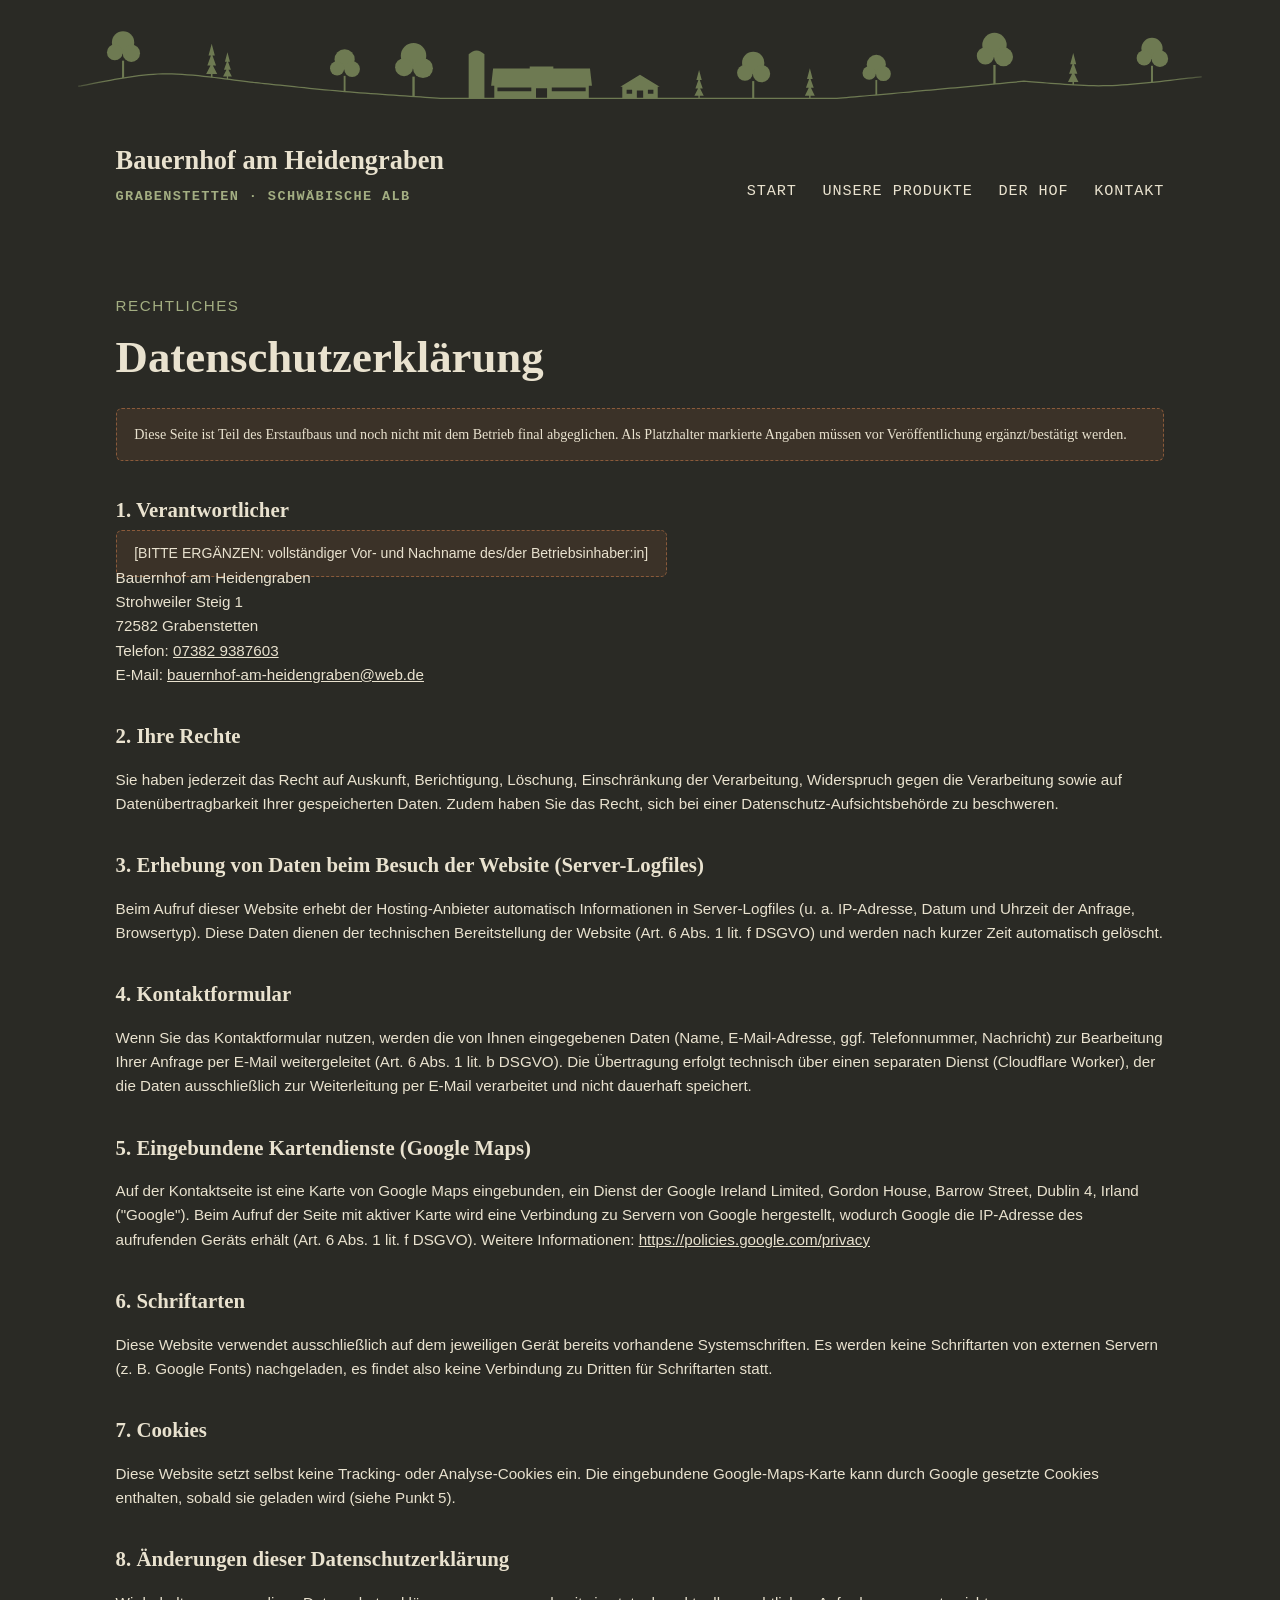
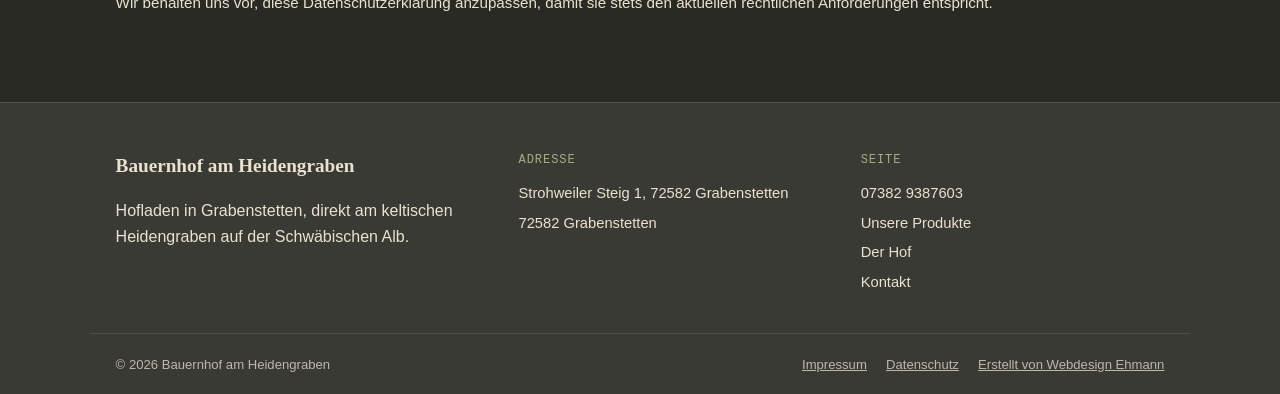
<file: datenschutz.html>
<!DOCTYPE html>
<html lang="de">
<head>
<meta charset="UTF-8">
<meta name="viewport" content="width=device-width, initial-scale=1.0">
<title>Datenschutz | Bauernhof am Heidengraben</title>
<meta name="description" content="Datenschutzerklärung des Bauernhof am Heidengraben, Grabenstetten.">
<link rel="canonical" href="https://bauernhof-am-heidengraben.de/datenschutz">
<link rel="icon" type="image/svg+xml" href="assets/images/favicon.svg">
<link rel="stylesheet" href="css/style.css">
</head>
<body>
<a class="skip-link" href="#main">Zum Inhalt springen</a>

<header>
  <div class="hof-landschaft" aria-hidden="true">
    <svg xmlns="http://www.w3.org/2000/svg" viewBox="0 0 2400 260" fill="currentColor" fill-rule="evenodd">
      <defs>
        <linearGradient id="fade" gradientUnits="userSpaceOnUse" x1="0" y1="0" x2="2400" y2="0">
          <stop offset="0" stop-color="currentColor" stop-opacity="0"></stop>
          <stop offset="0.05" stop-color="currentColor" stop-opacity="1"></stop>
          <stop offset="0.95" stop-color="currentColor" stop-opacity="1"></stop>
          <stop offset="1" stop-color="currentColor" stop-opacity="0"></stop>
        </linearGradient>
        <g id="oak">
          <rect x="-2.5" y="-42" width="5" height="54"></rect>
          <circle cx="0" cy="-86" r="27"></circle>
          <circle cx="-20" cy="-62" r="19"></circle>
          <circle cx="20" cy="-60" r="21"></circle>
        </g>
        <path id="fir" d="M-2 12 L-2 -8 L-14 -8 L-3 -30 L-11 -30 L-2 -55 L-8 -55 L0 -85 L8 -55 L2 -55 L11 -30 L3 -30 L14 -8 L2 -8 L2 12 Z"></path>
        <path id="shop" d="M-45 12 V-30 H-50 L0 -60 L50 -30 H45 V12 Z M-8 0 V-20 H8 V0 Z M20 -22 H34 V-12 H20 Z M-34 -22 H-20 V-12 H-34 Z"></path>
        <path id="barn" d="M-120 12 V-32 H-128 L-123 -76 H-30 V-81 H30 V-76 H123 L128 -32 H120 V12 Z M-14 0 V-26 H14 V0 Z M-112 -28 H-26 V-18 H-112 Z M26 -28 H112 V-18 H26 Z"></path>
        <path id="silo" d="M-20 12 V-112 Q0 -132 20 -112 V12 Z"></path>
        <clipPath id="above"><path d="M0 175 L60.0 175.0 L64.6 174.3 L70.0 173.3 L76.1 172.2 L82.8 170.9 L90.1 169.5 L97.9 168.0 L106.1 166.4 L114.8 164.7 L123.8 163.1 L133.1 161.4 L142.7 159.7 L152.4 158.1 L162.3 156.6 L172.2 155.1 L182.1 153.8 L192.0 152.6 L201.8 151.7 L211.4 150.9 L220.8 150.3 L230.0 150.0 L239.3 150.0 L249.0 150.1 L259.2 150.5 L269.8 151.1 L280.5 151.9 L291.5 152.8 L302.6 153.8 L313.7 155.0 L324.7 156.2 L335.6 157.4 L346.3 158.7 L356.7 160.0 L366.8 161.3 L376.3 162.6 L385.4 163.8 L393.8 164.9 L401.6 165.9 L408.6 166.7 L414.8 167.5 L420.0 168.0 L424.9 168.5 L430.6 169.1 L437.1 169.8 L444.2 170.5 L451.9 171.3 L460.1 172.2 L468.9 173.1 L478.1 174.1 L487.6 175.1 L497.5 176.1 L507.6 177.2 L517.9 178.2 L528.4 179.3 L538.9 180.3 L549.4 181.4 L559.8 182.4 L570.2 183.3 L580.4 184.3 L590.3 185.2 L600.0 186.0 L609.8 186.8 L620.1 187.6 L630.8 188.5 L641.9 189.3 L653.3 190.1 L664.8 190.9 L676.5 191.8 L688.2 192.6 L699.8 193.4 L711.3 194.1 L722.5 194.9 L733.4 195.6 L744.0 196.3 L754.1 197.0 L763.6 197.6 L772.5 198.2 L780.6 198.7 L788.0 199.2 L794.5 199.6 L800.0 200.0 L811.0 200.0 L823.8 200.0 L838.3 200.0 L854.4 200.0 L871.9 200.0 L890.6 200.0 L910.4 200.0 L931.2 200.0 L952.8 200.0 L975.0 200.0 L997.7 200.0 L1020.8 200.0 L1044.1 200.0 L1067.4 200.0 L1090.6 200.0 L1113.6 200.0 L1136.2 200.0 L1158.2 200.0 L1179.5 200.0 L1200.0 200.0 L1220.5 200.0 L1241.8 200.0 L1263.8 200.0 L1286.4 200.0 L1309.4 200.0 L1332.6 200.0 L1355.9 200.0 L1379.2 200.0 L1402.3 200.0 L1425.0 200.0 L1447.2 200.0 L1468.8 200.0 L1489.6 200.0 L1509.4 200.0 L1528.1 200.0 L1545.6 200.0 L1561.7 200.0 L1576.2 200.0 L1589.0 200.0 L1600.0 200.0 L1605.5 199.5 L1612.0 198.9 L1619.4 198.3 L1627.5 197.5 L1636.4 196.7 L1645.9 195.9 L1656.0 195.0 L1666.6 194.0 L1677.5 193.1 L1688.8 192.1 L1700.2 191.0 L1711.8 190.0 L1723.5 188.9 L1735.2 187.9 L1746.7 186.9 L1758.1 185.8 L1769.2 184.8 L1779.9 183.8 L1790.2 182.9 L1800.0 182.0 L1809.7 181.1 L1819.6 180.2 L1829.8 179.2 L1840.2 178.3 L1850.6 177.3 L1861.1 176.3 L1871.6 175.3 L1882.1 174.3 L1892.4 173.3 L1902.5 172.4 L1912.4 171.4 L1921.9 170.5 L1931.1 169.7 L1939.9 168.8 L1948.1 168.0 L1955.8 167.3 L1962.9 166.6 L1969.4 166.0 L1975.1 165.5 L1980.0 165.0 L1984.6 165.3 L1990.0 165.7 L1996.1 166.1 L2002.8 166.7 L2010.1 167.3 L2017.9 167.9 L2026.1 168.6 L2034.8 169.2 L2043.8 169.9 L2053.1 170.6 L2062.7 171.3 L2072.4 171.9 L2082.3 172.5 L2092.2 173.0 L2102.1 173.4 L2112.0 173.8 L2121.8 174.0 L2131.4 174.2 L2140.8 174.1 L2150.0 174.0 L2159.3 173.7 L2169.0 173.2 L2179.2 172.6 L2189.8 171.8 L2200.5 171.0 L2211.5 170.0 L2222.6 169.0 L2233.7 167.9 L2244.7 166.7 L2255.6 165.6 L2266.3 164.4 L2276.7 163.2 L2286.8 162.0 L2296.3 160.9 L2305.4 159.9 L2313.8 158.9 L2321.6 158.0 L2328.6 157.2 L2334.8 156.5 L2340.0 156.0 L2400 156 L2400 0 L0 0 Z"></path></clipPath>
      </defs>
      <g clip-path="url(#above)">
        <use href="#oak" transform="translate(150,158.5) scale(0.84,0.84)"></use>
        <use href="#fir" transform="translate(330,156.8) scale(0.8,0.8)"></use>
        <use href="#fir" transform="translate(362,160.7) scale(0.64,0.64)"></use>
        <use href="#oak" transform="translate(600,186.0) scale(0.76,0.76)"></use>
        <use href="#oak" transform="translate(740,196.0) scale(0.96,0.96)"></use>
        <use href="#silo" transform="translate(868,200.0) scale(0.8,0.8)"></use>
        <use href="#barn" transform="translate(1000,200.0) scale(0.8,0.8)"></use>
        <use href="#shop" transform="translate(1200,200.0) scale(0.8,0.8)"></use>
        <use href="#fir" transform="translate(1320,200.0) scale(0.68,0.68)"></use>
        <use href="#oak" transform="translate(1430,200.0) scale(0.84,0.84)"></use>
        <use href="#fir" transform="translate(1545,200.0) scale(0.72,0.72)"></use>
        <use href="#oak" transform="translate(1680,192.8) scale(0.72,0.72)"></use>
        <use href="#oak" transform="translate(1920,170.7) scale(0.92,0.92)"></use>
        <use href="#fir" transform="translate(2080,172.4) scale(0.76,0.76)"></use>
        <use href="#oak" transform="translate(2240,167.2) scale(0.8,0.8)"></use>
      </g>
      <path d="M60.0 175.0 L64.6 174.3 L70.0 173.3 L76.1 172.2 L82.8 170.9 L90.1 169.5 L97.9 168.0 L106.1 166.4 L114.8 164.7 L123.8 163.1 L133.1 161.4 L142.7 159.7 L152.4 158.1 L162.3 156.6 L172.2 155.1 L182.1 153.8 L192.0 152.6 L201.8 151.7 L211.4 150.9 L220.8 150.3 L230.0 150.0 L239.3 150.0 L249.0 150.1 L259.2 150.5 L269.8 151.1 L280.5 151.9 L291.5 152.8 L302.6 153.8 L313.7 155.0 L324.7 156.2 L335.6 157.4 L346.3 158.7 L356.7 160.0 L366.8 161.3 L376.3 162.6 L385.4 163.8 L393.8 164.9 L401.6 165.9 L408.6 166.7 L414.8 167.5 L420.0 168.0 L424.9 168.5 L430.6 169.1 L437.1 169.8 L444.2 170.5 L451.9 171.3 L460.1 172.2 L468.9 173.1 L478.1 174.1 L487.6 175.1 L497.5 176.1 L507.6 177.2 L517.9 178.2 L528.4 179.3 L538.9 180.3 L549.4 181.4 L559.8 182.4 L570.2 183.3 L580.4 184.3 L590.3 185.2 L600.0 186.0 L609.8 186.8 L620.1 187.6 L630.8 188.5 L641.9 189.3 L653.3 190.1 L664.8 190.9 L676.5 191.8 L688.2 192.6 L699.8 193.4 L711.3 194.1 L722.5 194.9 L733.4 195.6 L744.0 196.3 L754.1 197.0 L763.6 197.6 L772.5 198.2 L780.6 198.7 L788.0 199.2 L794.5 199.6 L800.0 200.0 L811.0 200.0 L823.8 200.0 L838.3 200.0 L854.4 200.0 L871.9 200.0 L890.6 200.0 L910.4 200.0 L931.2 200.0 L952.8 200.0 L975.0 200.0 L997.7 200.0 L1020.8 200.0 L1044.1 200.0 L1067.4 200.0 L1090.6 200.0 L1113.6 200.0 L1136.2 200.0 L1158.2 200.0 L1179.5 200.0 L1200.0 200.0 L1220.5 200.0 L1241.8 200.0 L1263.8 200.0 L1286.4 200.0 L1309.4 200.0 L1332.6 200.0 L1355.9 200.0 L1379.2 200.0 L1402.3 200.0 L1425.0 200.0 L1447.2 200.0 L1468.8 200.0 L1489.6 200.0 L1509.4 200.0 L1528.1 200.0 L1545.6 200.0 L1561.7 200.0 L1576.2 200.0 L1589.0 200.0 L1600.0 200.0 L1605.5 199.5 L1612.0 198.9 L1619.4 198.3 L1627.5 197.5 L1636.4 196.7 L1645.9 195.9 L1656.0 195.0 L1666.6 194.0 L1677.5 193.1 L1688.8 192.1 L1700.2 191.0 L1711.8 190.0 L1723.5 188.9 L1735.2 187.9 L1746.7 186.9 L1758.1 185.8 L1769.2 184.8 L1779.9 183.8 L1790.2 182.9 L1800.0 182.0 L1809.7 181.1 L1819.6 180.2 L1829.8 179.2 L1840.2 178.3 L1850.6 177.3 L1861.1 176.3 L1871.6 175.3 L1882.1 174.3 L1892.4 173.3 L1902.5 172.4 L1912.4 171.4 L1921.9 170.5 L1931.1 169.7 L1939.9 168.8 L1948.1 168.0 L1955.8 167.3 L1962.9 166.6 L1969.4 166.0 L1975.1 165.5 L1980.0 165.0 L1984.6 165.3 L1990.0 165.7 L1996.1 166.1 L2002.8 166.7 L2010.1 167.3 L2017.9 167.9 L2026.1 168.6 L2034.8 169.2 L2043.8 169.9 L2053.1 170.6 L2062.7 171.3 L2072.4 171.9 L2082.3 172.5 L2092.2 173.0 L2102.1 173.4 L2112.0 173.8 L2121.8 174.0 L2131.4 174.2 L2140.8 174.1 L2150.0 174.0 L2159.3 173.7 L2169.0 173.2 L2179.2 172.6 L2189.8 171.8 L2200.5 171.0 L2211.5 170.0 L2222.6 169.0 L2233.7 167.9 L2244.7 166.7 L2255.6 165.6 L2266.3 164.4 L2276.7 163.2 L2286.8 162.0 L2296.3 160.9 L2305.4 159.9 L2313.8 158.9 L2321.6 158.0 L2328.6 157.2 L2334.8 156.5 L2340.0 156.0" fill="none" stroke="url(#fade)" stroke-width="2.5" stroke-linejoin="round" stroke-linecap="round"></path>
    </svg>
  </div>

  <div class="wall-top">
    <div class="brandrow">
      <a class="brand" href="index.html">Bauernhof am Heidengraben<span class="label">Grabenstetten · Schwäbische Alb</span></a>
      <nav class="offset">
        <a href="index.html">Start</a>
        <a href="index.html#produkte">Unsere Produkte</a>
        <a href="index.html#hof">Der Hof</a>
        <a href="index.html#kontakt">Kontakt</a>
      </nav>
      <button class="nav-toggle" aria-label="Menü öffnen" aria-expanded="false" aria-controls="nav-overlay">
        <span class="nav-toggle__bars" aria-hidden="true"><span></span><span></span><span></span></span>
        Menü
      </button>
    </div>
  </div>
</header>

<div class="nav-overlay" id="nav-overlay">
  <div class="nav-overlay__top">
    <span class="label">Bauernhof am Heidengraben</span>
    <button class="nav-overlay__close">Schließen ✕</button>
  </div>
  <nav>
    <a href="index.html">Start</a>
    <a href="index.html#produkte">Unsere Produkte</a>
    <a href="index.html#hof">Der Hof</a>
    <a href="index.html#kontakt">Kontakt</a>
  </nav>
  <div class="nav-overlay__footer">Strohweiler Steig 1 · 72582 Grabenstetten<br><a href="tel:+4973829387603">07382 9387603</a></div>
</div>
<main id="main">
  <section class="legal">
    <p class="label" style="margin-bottom:0.8rem;">Rechtliches</p>
    <h1 class="page-title">Datenschutzerklärung</h1>

    <div class="todo" style="margin-top:1.5rem;">Diese Seite ist Teil des Erstaufbaus und noch nicht mit dem Betrieb final abgeglichen. Als Platzhalter markierte Angaben müssen vor Veröffentlichung ergänzt/bestätigt werden.</div>

    <h2>1. Verantwortlicher</h2>
    <p>
      <span class="todo">[BITTE ERGÄNZEN: vollständiger Vor- und Nachname des/der Betriebsinhaber:in]</span><br>
      Bauernhof am Heidengraben<br>
      Strohweiler Steig 1<br>
      72582 Grabenstetten<br>
      Telefon: <a href="tel:+4973829387603">07382 9387603</a><br>
      E-Mail: <a href="mailto:bauernhof-am-heidengraben@web.de">bauernhof-am-heidengraben@web.de</a>
    </p>

    <h2>2. Ihre Rechte</h2>
    <p>Sie haben jederzeit das Recht auf Auskunft, Berichtigung, Löschung, Einschränkung der Verarbeitung, Widerspruch gegen die Verarbeitung sowie auf Datenübertragbarkeit Ihrer gespeicherten Daten. Zudem haben Sie das Recht, sich bei einer Datenschutz-Aufsichtsbehörde zu beschweren.</p>

    <h2>3. Erhebung von Daten beim Besuch der Website (Server-Logfiles)</h2>
    <p>Beim Aufruf dieser Website erhebt der Hosting-Anbieter automatisch Informationen in Server-Logfiles (u. a. IP-Adresse, Datum und Uhrzeit der Anfrage, Browsertyp). Diese Daten dienen der technischen Bereitstellung der Website (Art. 6 Abs. 1 lit. f DSGVO) und werden nach kurzer Zeit automatisch gelöscht.</p>

    <h2>4. Kontaktformular</h2>
    <p>Wenn Sie das Kontaktformular nutzen, werden die von Ihnen eingegebenen Daten (Name, E-Mail-Adresse, ggf. Telefonnummer, Nachricht) zur Bearbeitung Ihrer Anfrage per E-Mail weitergeleitet (Art. 6 Abs. 1 lit. b DSGVO). Die Übertragung erfolgt technisch über einen separaten Dienst (Cloudflare Worker), der die Daten ausschließlich zur Weiterleitung per E-Mail verarbeitet und nicht dauerhaft speichert.</p>

    <h2>5. Eingebundene Kartendienste (Google Maps)</h2>
    <p>Auf der Kontaktseite ist eine Karte von Google Maps eingebunden, ein Dienst der Google Ireland Limited, Gordon House, Barrow Street, Dublin 4, Irland ("Google"). Beim Aufruf der Seite mit aktiver Karte wird eine Verbindung zu Servern von Google hergestellt, wodurch Google die IP-Adresse des aufrufenden Geräts erhält (Art. 6 Abs. 1 lit. f DSGVO). Weitere Informationen: <a href="https://policies.google.com/privacy" target="_blank" rel="noopener">https://policies.google.com/privacy</a></p>

    <h2>6. Schriftarten</h2>
    <p>Diese Website verwendet ausschließlich auf dem jeweiligen Gerät bereits vorhandene Systemschriften. Es werden keine Schriftarten von externen Servern (z. B. Google Fonts) nachgeladen, es findet also keine Verbindung zu Dritten für Schriftarten statt.</p>

    <h2>7. Cookies</h2>
    <p>Diese Website setzt selbst keine Tracking- oder Analyse-Cookies ein. Die eingebundene Google-Maps-Karte kann durch Google gesetzte Cookies enthalten, sobald sie geladen wird (siehe Punkt 5).</p>

    <h2>8. Änderungen dieser Datenschutzerklärung</h2>
    <p>Wir behalten uns vor, diese Datenschutzerklärung anzupassen, damit sie stets den aktuellen rechtlichen Anforderungen entspricht.</p>
  </section>
</main>
</main>

<footer class="site-footer">
  <div class="footer-grid">
    <div>
      <div class="footer-brand">Bauernhof am Heidengraben</div>
      <p>Hofladen in Grabenstetten, direkt am keltischen Heidengraben auf der Schwäbischen Alb.</p>
    </div>
    <div class="footer-col">
      <h2>Adresse</h2>
      <ul><li data-kontakt="strasse-ort">Strohweiler Steig 1</li><li>72582 Grabenstetten</li></ul>
    </div>
    <div class="footer-col">
      <h2>Seite</h2>
      <ul>
        <li><a href="tel:+4973829387603" data-kontakt="telefon">07382 9387603</a></li>
        <li><a href="index.html#produkte">Unsere Produkte</a></li>
        <li><a href="index.html#hof">Der Hof</a></li>
        <li><a href="index.html#kontakt">Kontakt</a></li>
      </ul>
    </div>
  </div>
  <div class="footer-bottom">
    <div>© 2026 Bauernhof am Heidengraben</div>
    <div class="links">
      <a href="impressum.html">Impressum</a>
      <a href="datenschutz.html">Datenschutz</a>
      <a href="https://www.webdesign-ehmann.de" target="_blank" rel="noopener" class="footer-credit">Erstellt von Webdesign Ehmann</a>
    </div>
  </div>
</footer>

<script src="js/cms-content.js"></script>
<script src="js/main.js"></script>
</body>
</html>
</file>
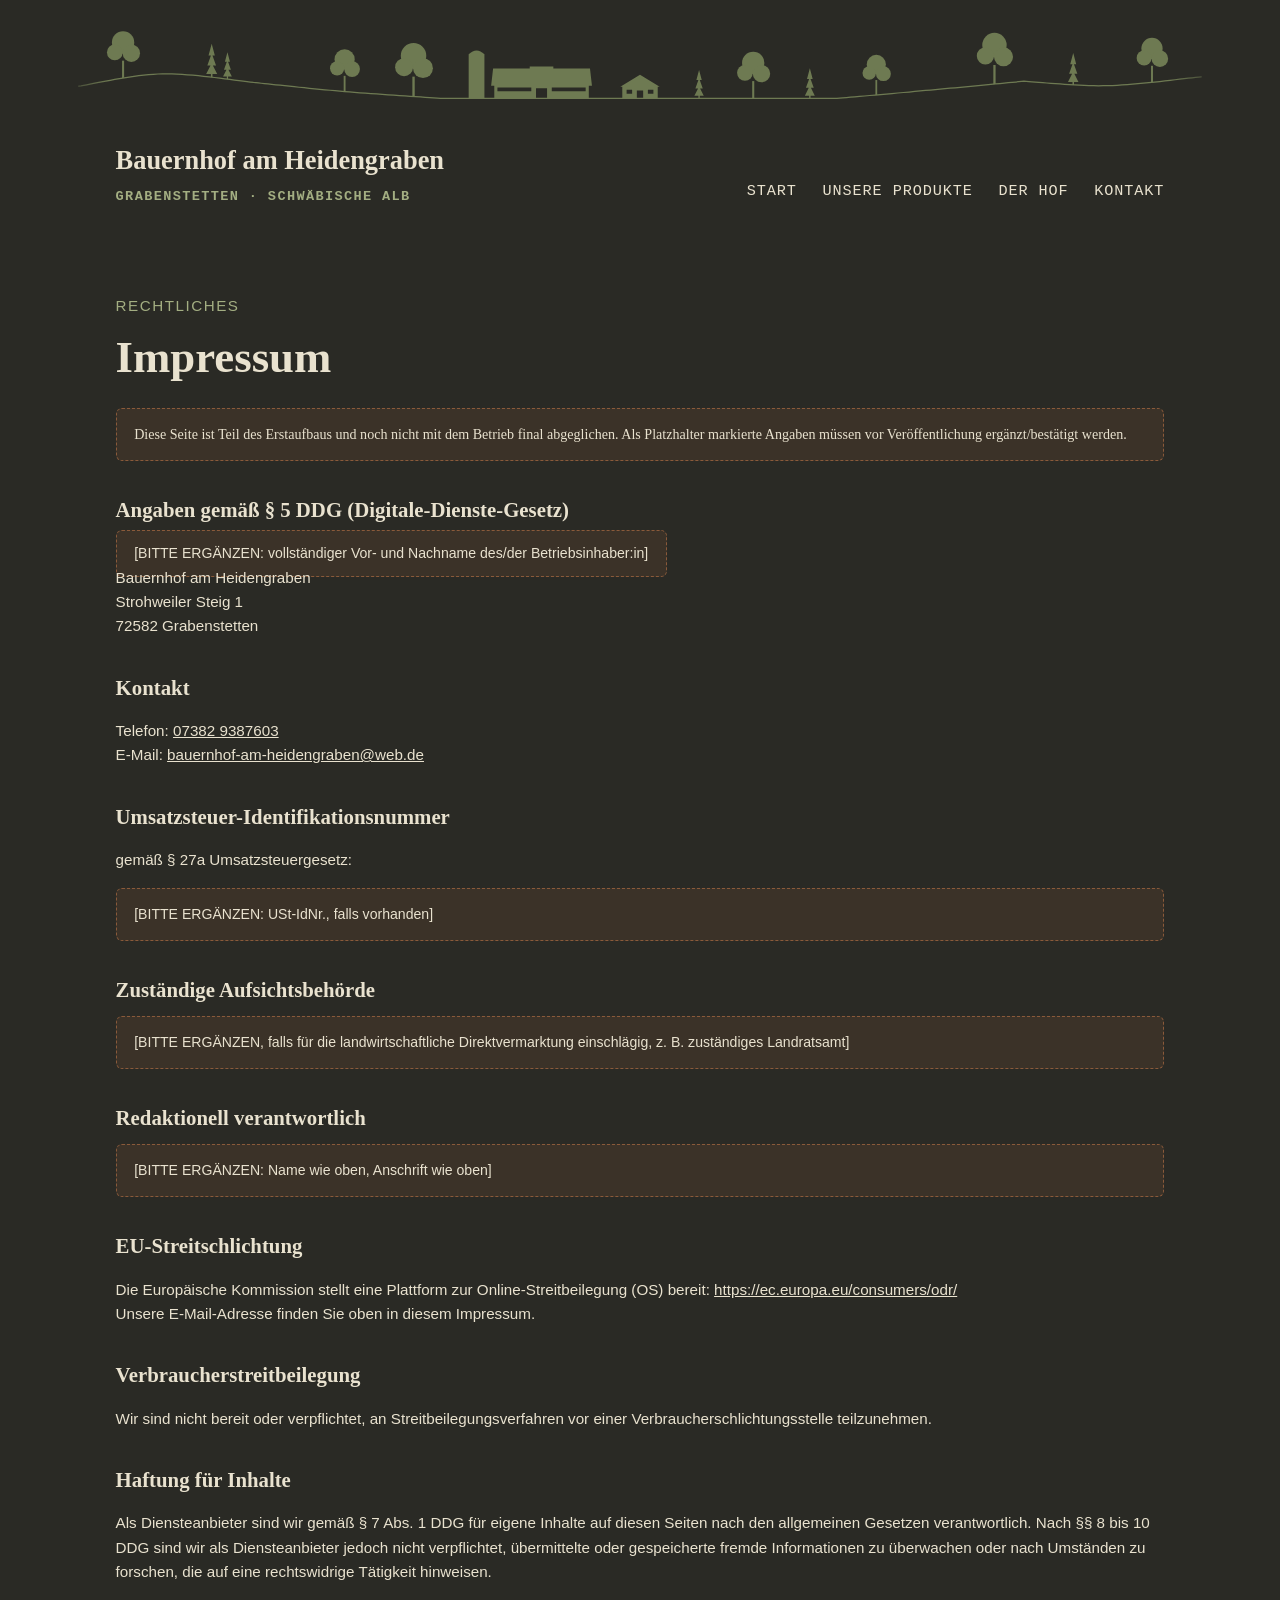
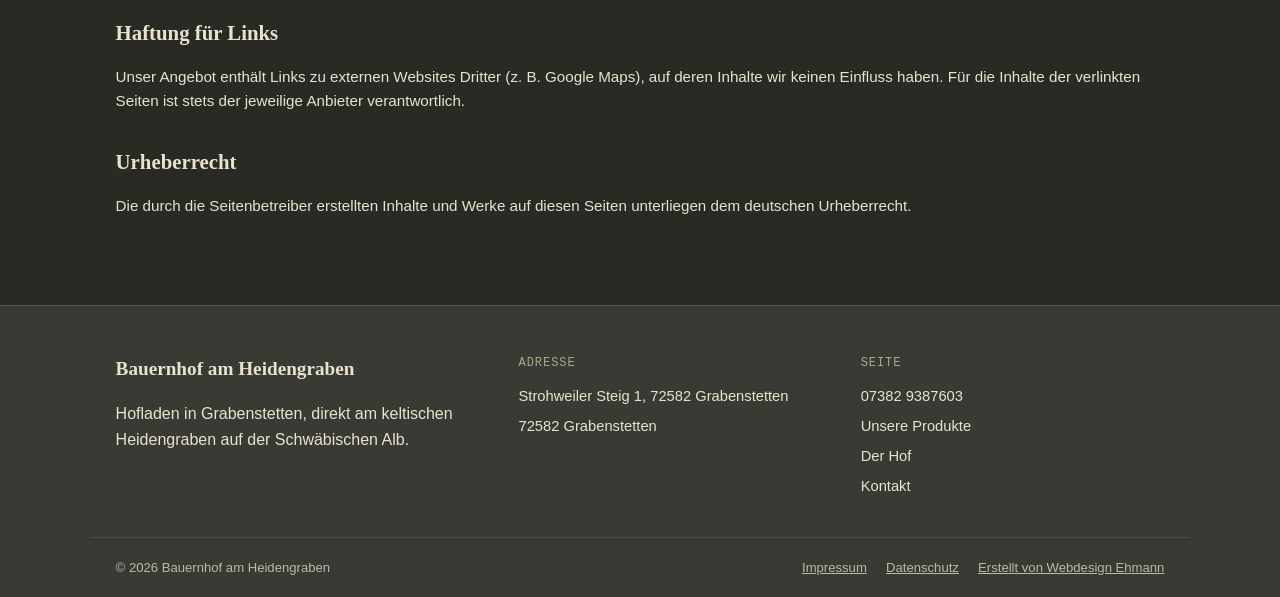
<file: impressum.html>
<!DOCTYPE html>
<html lang="de">
<head>
<meta charset="UTF-8">
<meta name="viewport" content="width=device-width, initial-scale=1.0">
<title>Impressum | Bauernhof am Heidengraben</title>
<meta name="description" content="Impressum des Bauernhof am Heidengraben, Grabenstetten. Angaben gemäß § 5 DDG.">
<link rel="canonical" href="https://bauernhof-am-heidengraben.de/impressum">
<link rel="icon" type="image/svg+xml" href="assets/images/favicon.svg">
<link rel="stylesheet" href="css/style.css">
</head>
<body>
<a class="skip-link" href="#main">Zum Inhalt springen</a>

<header>
  <div class="hof-landschaft" aria-hidden="true">
    <svg xmlns="http://www.w3.org/2000/svg" viewBox="0 0 2400 260" fill="currentColor" fill-rule="evenodd">
      <defs>
        <linearGradient id="fade" gradientUnits="userSpaceOnUse" x1="0" y1="0" x2="2400" y2="0">
          <stop offset="0" stop-color="currentColor" stop-opacity="0"></stop>
          <stop offset="0.05" stop-color="currentColor" stop-opacity="1"></stop>
          <stop offset="0.95" stop-color="currentColor" stop-opacity="1"></stop>
          <stop offset="1" stop-color="currentColor" stop-opacity="0"></stop>
        </linearGradient>
        <g id="oak">
          <rect x="-2.5" y="-42" width="5" height="54"></rect>
          <circle cx="0" cy="-86" r="27"></circle>
          <circle cx="-20" cy="-62" r="19"></circle>
          <circle cx="20" cy="-60" r="21"></circle>
        </g>
        <path id="fir" d="M-2 12 L-2 -8 L-14 -8 L-3 -30 L-11 -30 L-2 -55 L-8 -55 L0 -85 L8 -55 L2 -55 L11 -30 L3 -30 L14 -8 L2 -8 L2 12 Z"></path>
        <path id="shop" d="M-45 12 V-30 H-50 L0 -60 L50 -30 H45 V12 Z M-8 0 V-20 H8 V0 Z M20 -22 H34 V-12 H20 Z M-34 -22 H-20 V-12 H-34 Z"></path>
        <path id="barn" d="M-120 12 V-32 H-128 L-123 -76 H-30 V-81 H30 V-76 H123 L128 -32 H120 V12 Z M-14 0 V-26 H14 V0 Z M-112 -28 H-26 V-18 H-112 Z M26 -28 H112 V-18 H26 Z"></path>
        <path id="silo" d="M-20 12 V-112 Q0 -132 20 -112 V12 Z"></path>
        <clipPath id="above"><path d="M0 175 L60.0 175.0 L64.6 174.3 L70.0 173.3 L76.1 172.2 L82.8 170.9 L90.1 169.5 L97.9 168.0 L106.1 166.4 L114.8 164.7 L123.8 163.1 L133.1 161.4 L142.7 159.7 L152.4 158.1 L162.3 156.6 L172.2 155.1 L182.1 153.8 L192.0 152.6 L201.8 151.7 L211.4 150.9 L220.8 150.3 L230.0 150.0 L239.3 150.0 L249.0 150.1 L259.2 150.5 L269.8 151.1 L280.5 151.9 L291.5 152.8 L302.6 153.8 L313.7 155.0 L324.7 156.2 L335.6 157.4 L346.3 158.7 L356.7 160.0 L366.8 161.3 L376.3 162.6 L385.4 163.8 L393.8 164.9 L401.6 165.9 L408.6 166.7 L414.8 167.5 L420.0 168.0 L424.9 168.5 L430.6 169.1 L437.1 169.8 L444.2 170.5 L451.9 171.3 L460.1 172.2 L468.9 173.1 L478.1 174.1 L487.6 175.1 L497.5 176.1 L507.6 177.2 L517.9 178.2 L528.4 179.3 L538.9 180.3 L549.4 181.4 L559.8 182.4 L570.2 183.3 L580.4 184.3 L590.3 185.2 L600.0 186.0 L609.8 186.8 L620.1 187.6 L630.8 188.5 L641.9 189.3 L653.3 190.1 L664.8 190.9 L676.5 191.8 L688.2 192.6 L699.8 193.4 L711.3 194.1 L722.5 194.9 L733.4 195.6 L744.0 196.3 L754.1 197.0 L763.6 197.6 L772.5 198.2 L780.6 198.7 L788.0 199.2 L794.5 199.6 L800.0 200.0 L811.0 200.0 L823.8 200.0 L838.3 200.0 L854.4 200.0 L871.9 200.0 L890.6 200.0 L910.4 200.0 L931.2 200.0 L952.8 200.0 L975.0 200.0 L997.7 200.0 L1020.8 200.0 L1044.1 200.0 L1067.4 200.0 L1090.6 200.0 L1113.6 200.0 L1136.2 200.0 L1158.2 200.0 L1179.5 200.0 L1200.0 200.0 L1220.5 200.0 L1241.8 200.0 L1263.8 200.0 L1286.4 200.0 L1309.4 200.0 L1332.6 200.0 L1355.9 200.0 L1379.2 200.0 L1402.3 200.0 L1425.0 200.0 L1447.2 200.0 L1468.8 200.0 L1489.6 200.0 L1509.4 200.0 L1528.1 200.0 L1545.6 200.0 L1561.7 200.0 L1576.2 200.0 L1589.0 200.0 L1600.0 200.0 L1605.5 199.5 L1612.0 198.9 L1619.4 198.3 L1627.5 197.5 L1636.4 196.7 L1645.9 195.9 L1656.0 195.0 L1666.6 194.0 L1677.5 193.1 L1688.8 192.1 L1700.2 191.0 L1711.8 190.0 L1723.5 188.9 L1735.2 187.9 L1746.7 186.9 L1758.1 185.8 L1769.2 184.8 L1779.9 183.8 L1790.2 182.9 L1800.0 182.0 L1809.7 181.1 L1819.6 180.2 L1829.8 179.2 L1840.2 178.3 L1850.6 177.3 L1861.1 176.3 L1871.6 175.3 L1882.1 174.3 L1892.4 173.3 L1902.5 172.4 L1912.4 171.4 L1921.9 170.5 L1931.1 169.7 L1939.9 168.8 L1948.1 168.0 L1955.8 167.3 L1962.9 166.6 L1969.4 166.0 L1975.1 165.5 L1980.0 165.0 L1984.6 165.3 L1990.0 165.7 L1996.1 166.1 L2002.8 166.7 L2010.1 167.3 L2017.9 167.9 L2026.1 168.6 L2034.8 169.2 L2043.8 169.9 L2053.1 170.6 L2062.7 171.3 L2072.4 171.9 L2082.3 172.5 L2092.2 173.0 L2102.1 173.4 L2112.0 173.8 L2121.8 174.0 L2131.4 174.2 L2140.8 174.1 L2150.0 174.0 L2159.3 173.7 L2169.0 173.2 L2179.2 172.6 L2189.8 171.8 L2200.5 171.0 L2211.5 170.0 L2222.6 169.0 L2233.7 167.9 L2244.7 166.7 L2255.6 165.6 L2266.3 164.4 L2276.7 163.2 L2286.8 162.0 L2296.3 160.9 L2305.4 159.9 L2313.8 158.9 L2321.6 158.0 L2328.6 157.2 L2334.8 156.5 L2340.0 156.0 L2400 156 L2400 0 L0 0 Z"></path></clipPath>
      </defs>
      <g clip-path="url(#above)">
        <use href="#oak" transform="translate(150,158.5) scale(0.84,0.84)"></use>
        <use href="#fir" transform="translate(330,156.8) scale(0.8,0.8)"></use>
        <use href="#fir" transform="translate(362,160.7) scale(0.64,0.64)"></use>
        <use href="#oak" transform="translate(600,186.0) scale(0.76,0.76)"></use>
        <use href="#oak" transform="translate(740,196.0) scale(0.96,0.96)"></use>
        <use href="#silo" transform="translate(868,200.0) scale(0.8,0.8)"></use>
        <use href="#barn" transform="translate(1000,200.0) scale(0.8,0.8)"></use>
        <use href="#shop" transform="translate(1200,200.0) scale(0.8,0.8)"></use>
        <use href="#fir" transform="translate(1320,200.0) scale(0.68,0.68)"></use>
        <use href="#oak" transform="translate(1430,200.0) scale(0.84,0.84)"></use>
        <use href="#fir" transform="translate(1545,200.0) scale(0.72,0.72)"></use>
        <use href="#oak" transform="translate(1680,192.8) scale(0.72,0.72)"></use>
        <use href="#oak" transform="translate(1920,170.7) scale(0.92,0.92)"></use>
        <use href="#fir" transform="translate(2080,172.4) scale(0.76,0.76)"></use>
        <use href="#oak" transform="translate(2240,167.2) scale(0.8,0.8)"></use>
      </g>
      <path d="M60.0 175.0 L64.6 174.3 L70.0 173.3 L76.1 172.2 L82.8 170.9 L90.1 169.5 L97.9 168.0 L106.1 166.4 L114.8 164.7 L123.8 163.1 L133.1 161.4 L142.7 159.7 L152.4 158.1 L162.3 156.6 L172.2 155.1 L182.1 153.8 L192.0 152.6 L201.8 151.7 L211.4 150.9 L220.8 150.3 L230.0 150.0 L239.3 150.0 L249.0 150.1 L259.2 150.5 L269.8 151.1 L280.5 151.9 L291.5 152.8 L302.6 153.8 L313.7 155.0 L324.7 156.2 L335.6 157.4 L346.3 158.7 L356.7 160.0 L366.8 161.3 L376.3 162.6 L385.4 163.8 L393.8 164.9 L401.6 165.9 L408.6 166.7 L414.8 167.5 L420.0 168.0 L424.9 168.5 L430.6 169.1 L437.1 169.8 L444.2 170.5 L451.9 171.3 L460.1 172.2 L468.9 173.1 L478.1 174.1 L487.6 175.1 L497.5 176.1 L507.6 177.2 L517.9 178.2 L528.4 179.3 L538.9 180.3 L549.4 181.4 L559.8 182.4 L570.2 183.3 L580.4 184.3 L590.3 185.2 L600.0 186.0 L609.8 186.8 L620.1 187.6 L630.8 188.5 L641.9 189.3 L653.3 190.1 L664.8 190.9 L676.5 191.8 L688.2 192.6 L699.8 193.4 L711.3 194.1 L722.5 194.9 L733.4 195.6 L744.0 196.3 L754.1 197.0 L763.6 197.6 L772.5 198.2 L780.6 198.7 L788.0 199.2 L794.5 199.6 L800.0 200.0 L811.0 200.0 L823.8 200.0 L838.3 200.0 L854.4 200.0 L871.9 200.0 L890.6 200.0 L910.4 200.0 L931.2 200.0 L952.8 200.0 L975.0 200.0 L997.7 200.0 L1020.8 200.0 L1044.1 200.0 L1067.4 200.0 L1090.6 200.0 L1113.6 200.0 L1136.2 200.0 L1158.2 200.0 L1179.5 200.0 L1200.0 200.0 L1220.5 200.0 L1241.8 200.0 L1263.8 200.0 L1286.4 200.0 L1309.4 200.0 L1332.6 200.0 L1355.9 200.0 L1379.2 200.0 L1402.3 200.0 L1425.0 200.0 L1447.2 200.0 L1468.8 200.0 L1489.6 200.0 L1509.4 200.0 L1528.1 200.0 L1545.6 200.0 L1561.7 200.0 L1576.2 200.0 L1589.0 200.0 L1600.0 200.0 L1605.5 199.5 L1612.0 198.9 L1619.4 198.3 L1627.5 197.5 L1636.4 196.7 L1645.9 195.9 L1656.0 195.0 L1666.6 194.0 L1677.5 193.1 L1688.8 192.1 L1700.2 191.0 L1711.8 190.0 L1723.5 188.9 L1735.2 187.9 L1746.7 186.9 L1758.1 185.8 L1769.2 184.8 L1779.9 183.8 L1790.2 182.9 L1800.0 182.0 L1809.7 181.1 L1819.6 180.2 L1829.8 179.2 L1840.2 178.3 L1850.6 177.3 L1861.1 176.3 L1871.6 175.3 L1882.1 174.3 L1892.4 173.3 L1902.5 172.4 L1912.4 171.4 L1921.9 170.5 L1931.1 169.7 L1939.9 168.8 L1948.1 168.0 L1955.8 167.3 L1962.9 166.6 L1969.4 166.0 L1975.1 165.5 L1980.0 165.0 L1984.6 165.3 L1990.0 165.7 L1996.1 166.1 L2002.8 166.7 L2010.1 167.3 L2017.9 167.9 L2026.1 168.6 L2034.8 169.2 L2043.8 169.9 L2053.1 170.6 L2062.7 171.3 L2072.4 171.9 L2082.3 172.5 L2092.2 173.0 L2102.1 173.4 L2112.0 173.8 L2121.8 174.0 L2131.4 174.2 L2140.8 174.1 L2150.0 174.0 L2159.3 173.7 L2169.0 173.2 L2179.2 172.6 L2189.8 171.8 L2200.5 171.0 L2211.5 170.0 L2222.6 169.0 L2233.7 167.9 L2244.7 166.7 L2255.6 165.6 L2266.3 164.4 L2276.7 163.2 L2286.8 162.0 L2296.3 160.9 L2305.4 159.9 L2313.8 158.9 L2321.6 158.0 L2328.6 157.2 L2334.8 156.5 L2340.0 156.0" fill="none" stroke="url(#fade)" stroke-width="2.5" stroke-linejoin="round" stroke-linecap="round"></path>
    </svg>
  </div>

  <div class="wall-top">
    <div class="brandrow">
      <a class="brand" href="index.html">Bauernhof am Heidengraben<span class="label">Grabenstetten · Schwäbische Alb</span></a>
      <nav class="offset">
        <a href="index.html">Start</a>
        <a href="index.html#produkte">Unsere Produkte</a>
        <a href="index.html#hof">Der Hof</a>
        <a href="index.html#kontakt">Kontakt</a>
      </nav>
      <button class="nav-toggle" aria-label="Menü öffnen" aria-expanded="false" aria-controls="nav-overlay">
        <span class="nav-toggle__bars" aria-hidden="true"><span></span><span></span><span></span></span>
        Menü
      </button>
    </div>
  </div>
</header>

<div class="nav-overlay" id="nav-overlay">
  <div class="nav-overlay__top">
    <span class="label">Bauernhof am Heidengraben</span>
    <button class="nav-overlay__close">Schließen ✕</button>
  </div>
  <nav>
    <a href="index.html">Start</a>
    <a href="index.html#produkte">Unsere Produkte</a>
    <a href="index.html#hof">Der Hof</a>
    <a href="index.html#kontakt">Kontakt</a>
  </nav>
  <div class="nav-overlay__footer">Strohweiler Steig 1 · 72582 Grabenstetten<br><a href="tel:+4973829387603">07382 9387603</a></div>
</div>
<main id="main">
  <section class="legal">
    <p class="label" style="margin-bottom:0.8rem;">Rechtliches</p>
    <h1 class="page-title">Impressum</h1>

    <div class="legal-todo todo" style="margin-top:1.5rem;">Diese Seite ist Teil des Erstaufbaus und noch nicht mit dem Betrieb final abgeglichen. Als Platzhalter markierte Angaben müssen vor Veröffentlichung ergänzt/bestätigt werden.</div>

    <h2>Angaben gemäß § 5 DDG (Digitale-Dienste-Gesetz)</h2>
    <p>
      <span class="todo">[BITTE ERGÄNZEN: vollständiger Vor- und Nachname des/der Betriebsinhaber:in]</span><br>
      Bauernhof am Heidengraben<br>
      Strohweiler Steig 1<br>
      72582 Grabenstetten
    </p>

    <h2>Kontakt</h2>
    <p>
      Telefon: <a href="tel:+4973829387603" data-kontakt="telefon">07382 9387603</a><br>
      E-Mail: <a href="mailto:bauernhof-am-heidengraben@web.de" data-kontakt="email">bauernhof-am-heidengraben@web.de</a>
    </p>

    <h2>Umsatzsteuer-Identifikationsnummer</h2>
    <p>gemäß § 27a Umsatzsteuergesetz:</p>
    <p class="todo">[BITTE ERGÄNZEN: USt-IdNr., falls vorhanden]</p>

    <h2>Zuständige Aufsichtsbehörde</h2>
    <p class="todo">[BITTE ERGÄNZEN, falls für die landwirtschaftliche Direktvermarktung einschlägig, z. B. zuständiges Landratsamt]</p>

    <h2>Redaktionell verantwortlich</h2>
    <p class="todo">[BITTE ERGÄNZEN: Name wie oben, Anschrift wie oben]</p>

    <h2>EU-Streitschlichtung</h2>
    <p>Die Europäische Kommission stellt eine Plattform zur Online-Streitbeilegung (OS) bereit: <a href="https://ec.europa.eu/consumers/odr/" target="_blank" rel="noopener">https://ec.europa.eu/consumers/odr/</a><br>Unsere E-Mail-Adresse finden Sie oben in diesem Impressum.</p>

    <h2>Verbraucherstreitbeilegung</h2>
    <p>Wir sind nicht bereit oder verpflichtet, an Streitbeilegungsverfahren vor einer Verbraucherschlichtungsstelle teilzunehmen.</p>

    <h2>Haftung für Inhalte</h2>
    <p>Als Diensteanbieter sind wir gemäß § 7 Abs. 1 DDG für eigene Inhalte auf diesen Seiten nach den allgemeinen Gesetzen verantwortlich. Nach §§ 8 bis 10 DDG sind wir als Diensteanbieter jedoch nicht verpflichtet, übermittelte oder gespeicherte fremde Informationen zu überwachen oder nach Umständen zu forschen, die auf eine rechtswidrige Tätigkeit hinweisen.</p>

    <h2>Haftung für Links</h2>
    <p>Unser Angebot enthält Links zu externen Websites Dritter (z. B. Google Maps), auf deren Inhalte wir keinen Einfluss haben. Für die Inhalte der verlinkten Seiten ist stets der jeweilige Anbieter verantwortlich.</p>

    <h2>Urheberrecht</h2>
    <p>Die durch die Seitenbetreiber erstellten Inhalte und Werke auf diesen Seiten unterliegen dem deutschen Urheberrecht.</p>
  </section>
</main>
</main>

<footer class="site-footer">
  <div class="footer-grid">
    <div>
      <div class="footer-brand">Bauernhof am Heidengraben</div>
      <p>Hofladen in Grabenstetten, direkt am keltischen Heidengraben auf der Schwäbischen Alb.</p>
    </div>
    <div class="footer-col">
      <h2>Adresse</h2>
      <ul><li data-kontakt="strasse-ort">Strohweiler Steig 1</li><li>72582 Grabenstetten</li></ul>
    </div>
    <div class="footer-col">
      <h2>Seite</h2>
      <ul>
        <li><a href="tel:+4973829387603" data-kontakt="telefon">07382 9387603</a></li>
        <li><a href="index.html#produkte">Unsere Produkte</a></li>
        <li><a href="index.html#hof">Der Hof</a></li>
        <li><a href="index.html#kontakt">Kontakt</a></li>
      </ul>
    </div>
  </div>
  <div class="footer-bottom">
    <div>© 2026 Bauernhof am Heidengraben</div>
    <div class="links">
      <a href="impressum.html">Impressum</a>
      <a href="datenschutz.html">Datenschutz</a>
      <a href="https://www.webdesign-ehmann.de" target="_blank" rel="noopener" class="footer-credit">Erstellt von Webdesign Ehmann</a>
    </div>
  </div>
</footer>

<script src="js/cms-content.js"></script>
<script src="js/main.js"></script>
</body>
</html>
</file>
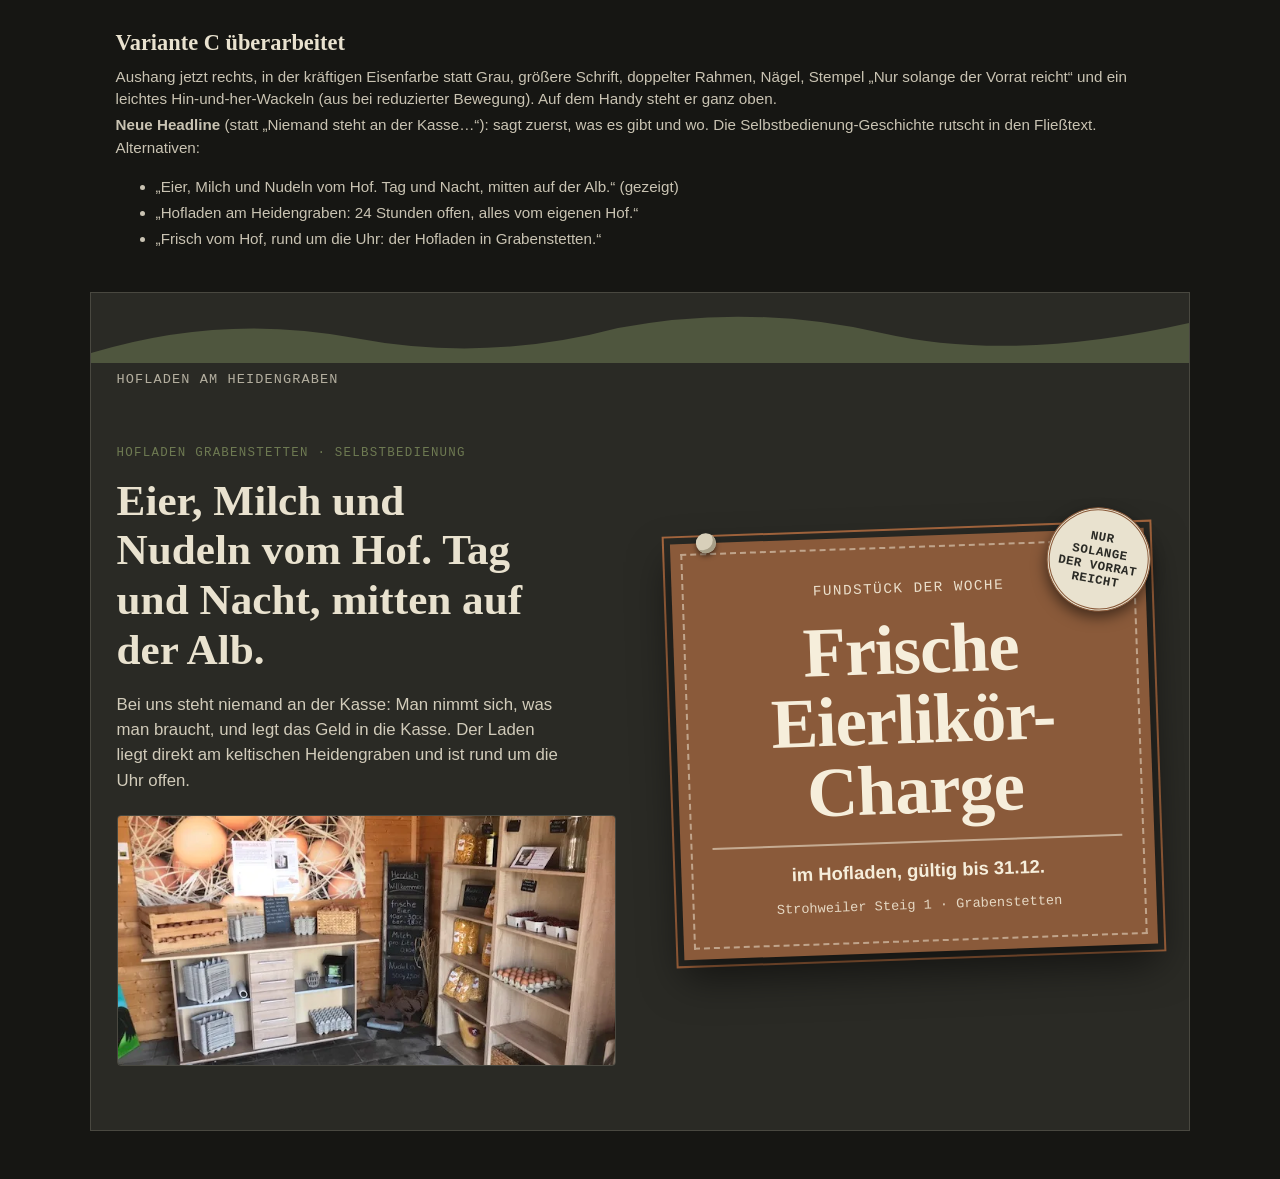
<file: vorschau/angebot-konzept-c2.html>
<!DOCTYPE html>
<html lang="de">
<head>
<meta charset="UTF-8">
<meta name="viewport" content="width=device-width, initial-scale=1.0">
<title>Angebot – Variante C überarbeitet</title>
<style>
:root{
  --stone:#3a3a34; --stone-dark:#2a2a25; --moss:#6e7a52; --moss-light:#9aa67a;
  --wheat:#e9e2cf; --wheat-dim:rgba(233,226,207,0.72); --iron:#8a5a3a; --iron-bright:#a8683f; --line:rgba(233,226,207,0.16);
  --serif:Georgia,"Iowan Old Style",serif; --sans:-apple-system,"Segoe UI",Roboto,Arial,sans-serif; --mono:"Courier New",monospace;
}
*{box-sizing:border-box;}
body{margin:0;background:#161613;color:var(--wheat);font-family:var(--serif);line-height:1.5;}
.note{max-width:1100px;margin:0 auto;padding:1.6rem;font-family:var(--sans);}
.note h1{font-family:var(--serif);font-size:1.4rem;margin:0 0 .4rem;}
.note p,.note li{opacity:.85;font-size:.95rem;margin:.2rem 0;}
.frame{max-width:1100px;margin:0 auto 3rem;background:var(--stone-dark);border:1px solid var(--line);overflow:hidden;}
.label{font-family:var(--mono);letter-spacing:.1em;text-transform:uppercase;font-size:.78rem;color:var(--moss);}
.hills{height:70px;color:var(--moss);} .hills svg{width:100%;height:70px;display:block;}
.brand{padding:.4rem 1.6rem;font-family:var(--mono);font-size:.85rem;letter-spacing:.08em;color:var(--wheat-dim);}
.hero{padding:2.2rem 1.6rem 4rem;}
.hero-split{display:grid;grid-template-columns:1fr 1fr;gap:3rem;align-items:center;}
@media(max-width:760px){.hero-split{grid-template-columns:1fr;} .aushang-wrap{order:-1;}}
h1.t{font-size:clamp(1.8rem,4.2vw,2.7rem);line-height:1.15;margin:.8rem 0 1.1rem;max-width:20ch;}
.lead{font-family:var(--sans);font-size:1.05rem;opacity:.88;max-width:48ch;margin:0 0 1.4rem;}
.photo{border-radius:4px;overflow:hidden;border:1px solid var(--line);}
.photo img{display:block;width:100%;aspect-ratio:16/8;object-fit:cover;}

/* Aushang rechts, laut */
.aushang-wrap{position:relative;padding:1rem .8rem 1.6rem;}
.aushang{
  position:relative;transform:rotate(-2deg);
  background:var(--iron);color:#f6eedb;font-family:var(--sans);
  padding:2.6rem 2rem 2.2rem;
  box-shadow:0 18px 40px rgba(0,0,0,.55), 0 0 0 6px var(--stone-dark), 0 0 0 8px var(--iron-bright);
  animation:wackeln 5s ease-in-out infinite;
}
.aushang::before{content:"";position:absolute;inset:10px;border:2px dashed rgba(246,238,219,.5);pointer-events:none;}
.nagel{position:absolute;top:-10px;width:20px;height:20px;border-radius:50%;background:#d8d0ba;box-shadow:inset -3px -3px 0 #a79f88,0 3px 5px rgba(0,0,0,.5);}
.nagel.l{left:26px;} .nagel.r{right:26px;}
.aushang .label{color:#f6eedb;font-size:.9rem;display:block;text-align:center;opacity:.9;}
.aushang b{display:block;font-family:var(--serif);font-size:clamp(2.6rem,6.4vw,4.4rem);line-height:1;margin:.9rem 0 1rem;text-align:center;letter-spacing:-.015em;}
.aushang .rule{border-top:2px solid rgba(246,238,219,.55);margin:.4rem 0 .9rem;}
.aushang small{display:block;text-align:center;font-size:1.15rem;font-weight:600;}
.aushang .ort{display:block;text-align:center;font-family:var(--mono);font-size:.85rem;margin-top:.7rem;opacity:.85;}
.stempel{
  position:absolute;right:-6px;top:-22px;transform:rotate(12deg);
  width:104px;height:104px;border-radius:50%;background:var(--wheat);color:var(--stone-dark);
  display:flex;align-items:center;justify-content:center;text-align:center;
  font-family:var(--mono);font-weight:700;font-size:.78rem;line-height:1.15;letter-spacing:.04em;text-transform:uppercase;
  box-shadow:0 6px 14px rgba(0,0,0,.5);border:3px double var(--iron);padding:.4rem;
}
@keyframes wackeln{0%,100%{transform:rotate(-2deg);}50%{transform:rotate(-0.6deg);}}
@media(prefers-reduced-motion:reduce){.aushang{animation:none;}}
</style>
</head>
<body>
<div class="note">
  <h1>Variante C überarbeitet</h1>
  <p>Aushang jetzt rechts, in der kräftigen Eisenfarbe statt Grau, größere Schrift, doppelter Rahmen, Nägel, Stempel „Nur solange der Vorrat reicht“ und ein leichtes Hin-und-her-Wackeln (aus bei reduzierter Bewegung). Auf dem Handy steht er ganz oben.</p>
  <p><b>Neue Headline</b> (statt „Niemand steht an der Kasse…“): sagt zuerst, was es gibt und wo. Die Selbstbedienung-Geschichte rutscht in den Fließtext. Alternativen:</p>
  <ul>
    <li>„Eier, Milch und Nudeln vom Hof. Tag und Nacht, mitten auf der Alb.“ (gezeigt)</li>
    <li>„Hofladen am Heidengraben: 24 Stunden offen, alles vom eigenen Hof.“</li>
    <li>„Frisch vom Hof, rund um die Uhr: der Hofladen in Grabenstetten.“</li>
  </ul>
</div>

<div class="frame">
  <div class="hills"><svg viewBox="0 0 1000 70" preserveAspectRatio="none"><path d="M0,60 Q120,20 240,45 T480,35 Q600,10 720,40 T1000,30 L1000,70 L0,70Z" fill="currentColor" opacity=".55"/></svg></div>
  <div class="brand">HOFLADEN AM HEIDENGRABEN</div>
  <section class="hero">
    <div class="hero-split">
      <div>
        <p class="label">Hofladen Grabenstetten · Selbstbedienung</p>
        <h1 class="t">Eier, Milch und Nudeln vom Hof. Tag und Nacht, mitten auf der Alb.</h1>
        <p class="lead">Bei uns steht niemand an der Kasse: Man nimmt sich, was man braucht, und legt das Geld in die Kasse. Der Laden liegt direkt am keltischen Heidengraben und ist rund um die Uhr offen.</p>
        <div class="photo"><img src="../assets/images/hofladen-regal.webp" alt="Hofladen Regal"></div>
      </div>
      <div class="aushang-wrap">
        <div class="aushang">
          <span class="nagel l"></span><span class="nagel r"></span>
          <div class="stempel">Nur solange der Vorrat reicht</div>
          <span class="label">Fundstück der Woche</span>
          <b>Frische Eierlikör-Charge</b>
          <div class="rule"></div>
          <small>im Hofladen, gültig bis 31.12.</small>
          <span class="ort">Strohweiler Steig 1 · Grabenstetten</span>
        </div>
      </div>
    </div>
  </section>
</div>
</body>
</html>
</file>
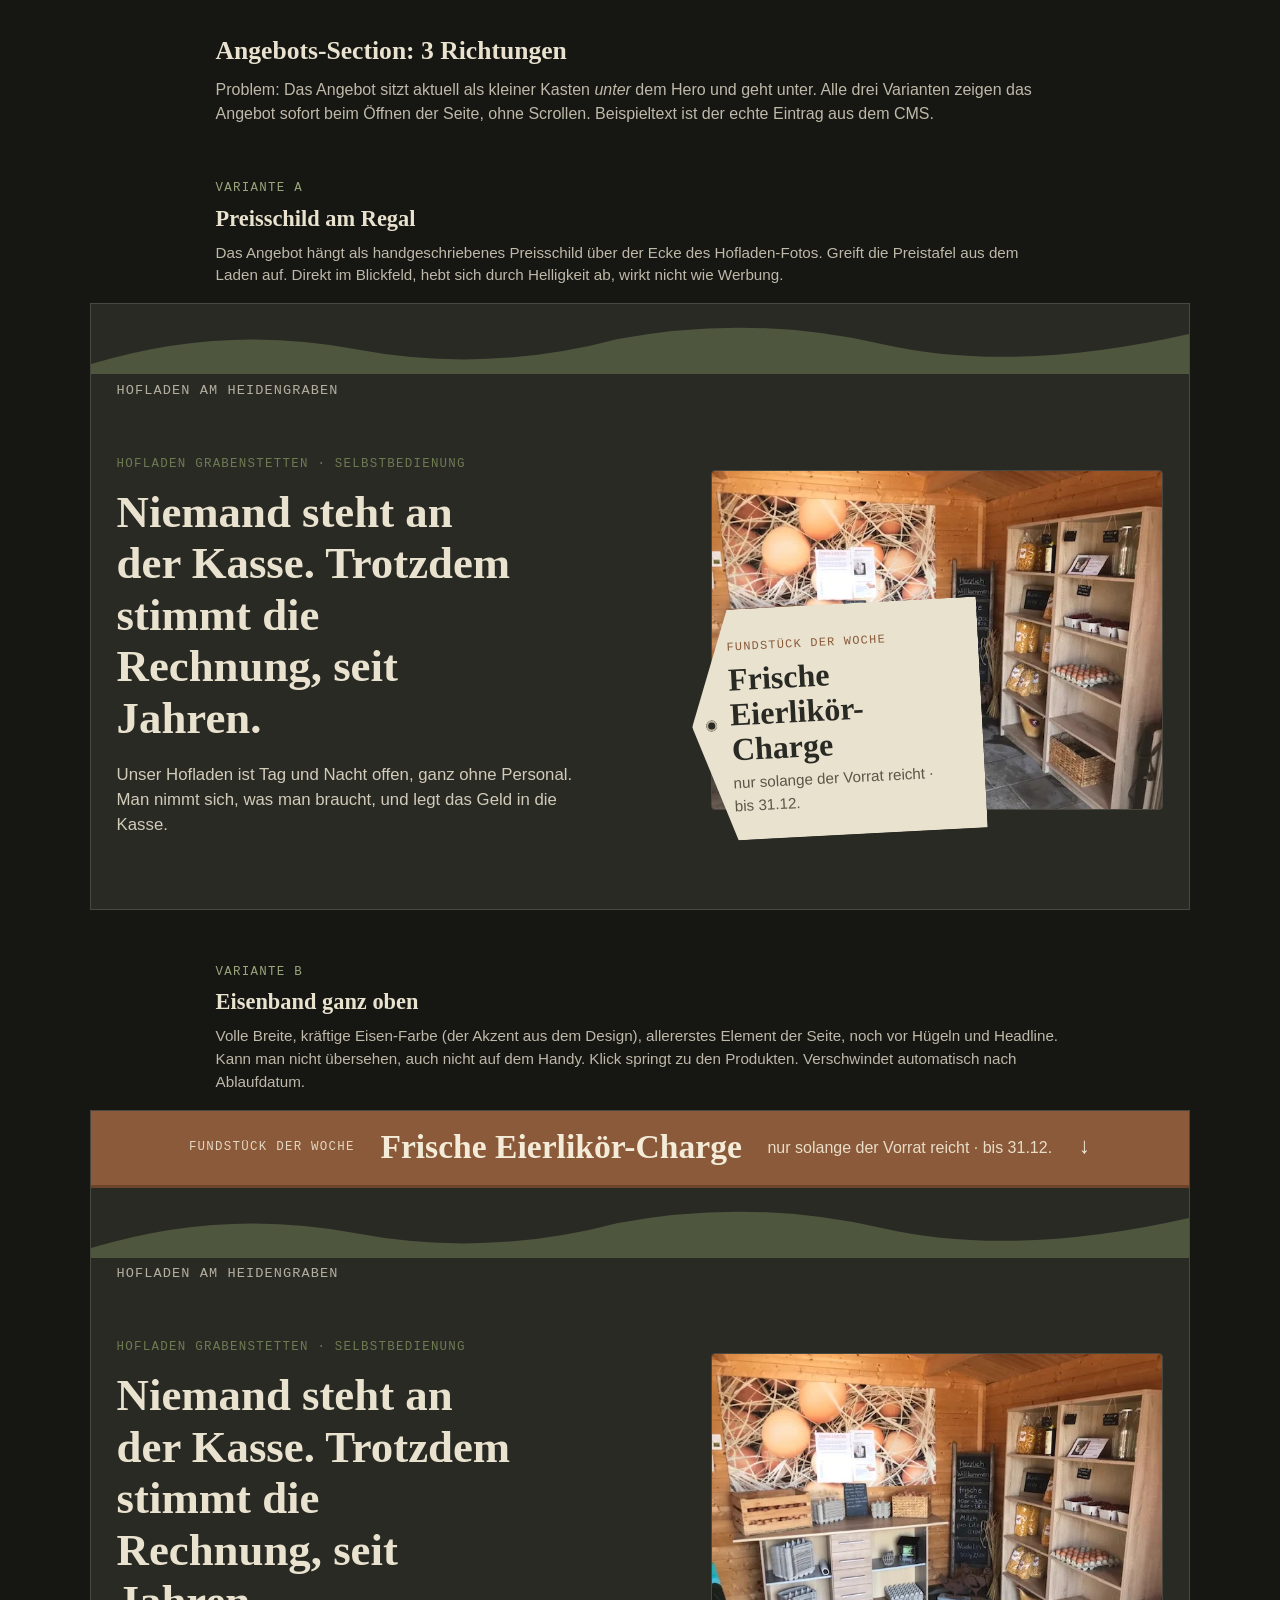
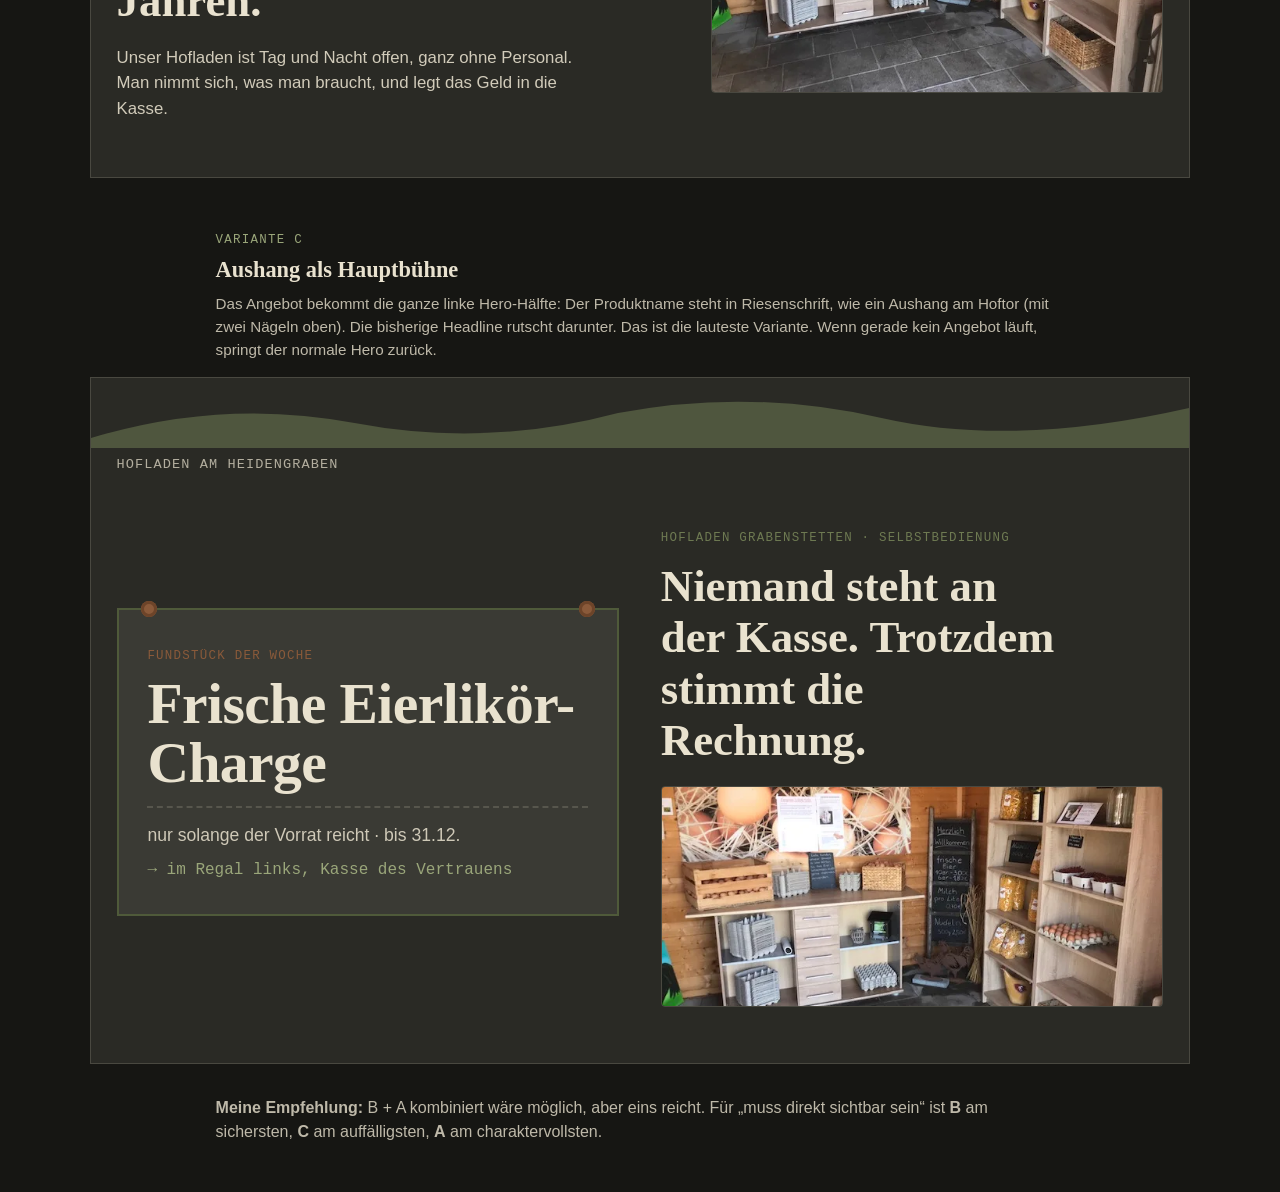
<file: vorschau/angebot-konzepte.html>
<!DOCTYPE html>
<html lang="de">
<head>
<meta charset="UTF-8">
<meta name="viewport" content="width=device-width, initial-scale=1.0">
<title>Angebots-Section – 3 Vorschläge</title>
<style>
:root{
  --stone:#3a3a34; --stone-dark:#2a2a25; --stone-light:#46463e;
  --moss:#6e7a52; --moss-dim:#4f5a3a; --moss-light:#9aa67a;
  --wheat:#e9e2cf; --wheat-dim:rgba(233,226,207,0.72); --iron:#8a5a3a; --line:rgba(233,226,207,0.16);
  --serif:Georgia,"Iowan Old Style","Palatino Linotype",serif;
  --sans:-apple-system,"Segoe UI",Roboto,Arial,sans-serif;
  --mono:"Courier New",Courier,monospace;
}
*{box-sizing:border-box;}
body{margin:0;background:#161613;color:var(--wheat);font-family:var(--serif);line-height:1.5;}
.intro{max-width:900px;margin:0 auto;padding:2rem 1.6rem 0;font-family:var(--sans);}
.intro h1{font-family:var(--serif);font-size:1.6rem;margin:0 0 .5rem;}
.intro p{opacity:.8;margin:0;}
.concept-head{max-width:900px;margin:3rem auto 1rem;padding:0 1.6rem;font-family:var(--sans);}
.concept-head .tag{font-family:var(--mono);letter-spacing:.1em;text-transform:uppercase;font-size:.78rem;color:var(--moss-light);}
.concept-head h2{font-family:var(--serif);font-size:1.4rem;margin:.2rem 0 .4rem;}
.concept-head p{margin:0;opacity:.8;font-size:.95rem;}
.frame{max-width:1100px;margin:0 auto;background:var(--stone-dark);border:1px solid var(--line);overflow:hidden;}

.label{font-family:var(--mono);letter-spacing:.1em;text-transform:uppercase;font-size:.78rem;color:var(--moss);}
.hills{height:70px;background:linear-gradient(var(--stone-dark),var(--stone-dark));position:relative;color:var(--moss);}
.hills svg{width:100%;height:70px;display:block;}
.brand{padding:.4rem 1.6rem;font-family:var(--mono);font-size:.85rem;letter-spacing:.08em;color:var(--wheat-dim);}
.hero{padding:2.2rem 1.6rem 3.5rem;}
.hero-split{display:grid;grid-template-columns:1.1fr .9fr;gap:2.6rem;align-items:center;}
@media(max-width:760px){.hero-split{grid-template-columns:1fr;}}
h1.t{font-size:clamp(1.8rem,4.4vw,2.8rem);line-height:1.15;margin:.8rem 0 1.1rem;max-width:18ch;}
.lead{font-family:var(--sans);font-size:1.05rem;opacity:.88;max-width:52ch;margin:0;}
.photo{border-radius:4px;overflow:hidden;border:1px solid var(--line);position:relative;}
.photo img{display:block;width:100%;aspect-ratio:4/3;object-fit:cover;}

/* ===== A: Preisschild am Regal ===== */
.A .photo-wrap{position:relative;}
.A .tag-card{
  position:absolute;left:-1.2rem;bottom:-1.6rem;transform:rotate(-3deg);
  background:#e9e2cf;color:#2a2a25;padding:1.5rem 1.8rem 1.4rem 2.4rem;max-width:290px;
  box-shadow:0 10px 24px rgba(0,0,0,.45);
  clip-path:polygon(14% 0,100% 0,100% 100%,14% 100%,0 50%);
  font-family:var(--sans);
}
.A .tag-card::before{content:"";position:absolute;left:14px;top:50%;width:11px;height:11px;margin-top:-5.5px;border-radius:50%;background:var(--stone-dark);box-shadow:inset 0 0 0 2px #b9b19b;}
.A .tag-card .label{color:var(--iron);font-size:.75rem;}
.A .tag-card b{display:block;font-family:var(--serif);font-size:2rem;line-height:1.1;margin:.3rem 0 .3rem;color:#2a2a25;}
.A .tag-card small{display:block;font-size:.95rem;color:#5b5648;}
.A .hero{padding-bottom:4.5rem;}
@media(max-width:760px){.A .tag-card{left:.6rem;bottom:-1.4rem;max-width:80%;}}

/* ===== B: Vollbreites Band ganz oben ===== */
.B .band{
  background:var(--iron);color:#f4ecd8;display:flex;flex-wrap:wrap;align-items:center;justify-content:center;gap:.4rem 1.6rem;
  padding:1.1rem 1.6rem;text-align:center;font-family:var(--sans);
  border-bottom:3px solid #6d4429;
}
.B .band .label{color:#f4ecd8;opacity:.85;}
.B .band b{font-family:var(--serif);font-size:clamp(1.4rem,3.4vw,2.1rem);line-height:1.15;}
.B .band small{font-size:1rem;opacity:.9;}
.B .band .pfeil{font-family:var(--mono);font-size:1.4rem;}

/* ===== C: Aushang als Hauptbühne ===== */
.C .hero-split{grid-template-columns:1fr 1fr;}
@media(max-width:760px){.C .hero-split{grid-template-columns:1fr;}}
.C .aushang{
  background:var(--stone);border:2px solid var(--moss-dim);position:relative;padding:2rem 1.8rem 2rem;
  font-family:var(--sans);
}
.C .aushang::before,.C .aushang::after{content:"";position:absolute;top:-9px;width:16px;height:16px;border-radius:50%;background:var(--iron);box-shadow:inset 0 0 0 3px #6d4429;}
.C .aushang::before{left:22px;} .C .aushang::after{right:22px;}
.C .aushang .label{color:var(--iron);}
.C .aushang b{display:block;font-family:var(--serif);font-size:clamp(2.2rem,5.6vw,3.6rem);line-height:1.02;margin:.6rem 0 .8rem;letter-spacing:-.01em;}
.C .aushang .rule{height:0;border-top:2px dashed var(--line);margin:.6rem 0 .9rem;}
.C .aushang small{font-size:1.1rem;opacity:.85;}
.C .aushang .preis{font-family:var(--mono);color:var(--moss-light);margin-top:.6rem;display:block;}
.C .mini-photo{margin-top:1.2rem;}
.C .mini-photo img{aspect-ratio:16/7;}
</style>
</head>
<body>

<div class="intro">
  <h1>Angebots-Section: 3 Richtungen</h1>
  <p>Problem: Das Angebot sitzt aktuell als kleiner Kasten <em>unter</em> dem Hero und geht unter. Alle drei Varianten zeigen das Angebot sofort beim Öffnen der Seite, ohne Scrollen. Beispieltext ist der echte Eintrag aus dem CMS.</p>
</div>

<!-- ============ A ============ -->
<div class="concept-head">
  <span class="tag">Variante A</span>
  <h2>Preisschild am Regal</h2>
  <p>Das Angebot hängt als handgeschriebenes Preisschild über der Ecke des Hofladen-Fotos. Greift die Preistafel aus dem Laden auf. Direkt im Blickfeld, hebt sich durch Helligkeit ab, wirkt nicht wie Werbung.</p>
</div>
<div class="frame A">
  <div class="hills"><svg viewBox="0 0 1000 70" preserveAspectRatio="none"><path d="M0,60 Q120,20 240,45 T480,35 Q600,10 720,40 T1000,30 L1000,70 L0,70Z" fill="currentColor" opacity=".55"/></svg></div>
  <div class="brand">HOFLADEN AM HEIDENGRABEN</div>
  <section class="hero">
    <div class="hero-split">
      <div>
        <p class="label">Hofladen Grabenstetten · Selbstbedienung</p>
        <h1 class="t">Niemand steht an der Kasse. Trotzdem stimmt die Rechnung, seit Jahren.</h1>
        <p class="lead">Unser Hofladen ist Tag und Nacht offen, ganz ohne Personal. Man nimmt sich, was man braucht, und legt das Geld in die Kasse.</p>
      </div>
      <div class="photo-wrap">
        <div class="photo"><img src="../assets/images/hofladen-regal.webp" alt="Hofladen Regal"></div>
        <div class="tag-card">
          <span class="label">Fundstück der Woche</span>
          <b>Frische Eierlikör-Charge</b>
          <small>nur solange der Vorrat reicht · bis 31.12.</small>
        </div>
      </div>
    </div>
  </section>
</div>

<!-- ============ B ============ -->
<div class="concept-head">
  <span class="tag">Variante B</span>
  <h2>Eisenband ganz oben</h2>
  <p>Volle Breite, kräftige Eisen-Farbe (der Akzent aus dem Design), allererstes Element der Seite, noch vor Hügeln und Headline. Kann man nicht übersehen, auch nicht auf dem Handy. Klick springt zu den Produkten. Verschwindet automatisch nach Ablaufdatum.</p>
</div>
<div class="frame B">
  <div class="band">
    <span class="label">Fundstück der Woche</span>
    <b>Frische Eierlikör-Charge</b>
    <small>nur solange der Vorrat reicht · bis 31.12.</small>
    <span class="pfeil">↓</span>
  </div>
  <div class="hills"><svg viewBox="0 0 1000 70" preserveAspectRatio="none"><path d="M0,60 Q120,20 240,45 T480,35 Q600,10 720,40 T1000,30 L1000,70 L0,70Z" fill="currentColor" opacity=".55"/></svg></div>
  <div class="brand">HOFLADEN AM HEIDENGRABEN</div>
  <section class="hero">
    <div class="hero-split">
      <div>
        <p class="label">Hofladen Grabenstetten · Selbstbedienung</p>
        <h1 class="t">Niemand steht an der Kasse. Trotzdem stimmt die Rechnung, seit Jahren.</h1>
        <p class="lead">Unser Hofladen ist Tag und Nacht offen, ganz ohne Personal. Man nimmt sich, was man braucht, und legt das Geld in die Kasse.</p>
      </div>
      <div class="photo"><img src="../assets/images/hofladen-regal.webp" alt="Hofladen Regal"></div>
    </div>
  </section>
</div>

<!-- ============ C ============ -->
<div class="concept-head">
  <span class="tag">Variante C</span>
  <h2>Aushang als Hauptbühne</h2>
  <p>Das Angebot bekommt die ganze linke Hero-Hälfte: Der Produktname steht in Riesenschrift, wie ein Aushang am Hoftor (mit zwei Nägeln oben). Die bisherige Headline rutscht darunter. Das ist die lauteste Variante. Wenn gerade kein Angebot läuft, springt der normale Hero zurück.</p>
</div>
<div class="frame C">
  <div class="hills"><svg viewBox="0 0 1000 70" preserveAspectRatio="none"><path d="M0,60 Q120,20 240,45 T480,35 Q600,10 720,40 T1000,30 L1000,70 L0,70Z" fill="currentColor" opacity=".55"/></svg></div>
  <div class="brand">HOFLADEN AM HEIDENGRABEN</div>
  <section class="hero">
    <div class="hero-split">
      <div class="aushang">
        <span class="label">Fundstück der Woche</span>
        <b>Frische Eierlikör-Charge</b>
        <div class="rule"></div>
        <small>nur solange der Vorrat reicht · bis 31.12.</small>
        <span class="preis">→ im Regal links, Kasse des Vertrauens</span>
      </div>
      <div>
        <p class="label">Hofladen Grabenstetten · Selbstbedienung</p>
        <h1 class="t">Niemand steht an der Kasse. Trotzdem stimmt die Rechnung.</h1>
        <div class="photo mini-photo"><img src="../assets/images/hofladen-regal.webp" alt="Hofladen Regal"></div>
      </div>
    </div>
  </section>
</div>

<div class="intro" style="padding-bottom:3rem;">
  <p><b>Meine Empfehlung:</b> B + A kombiniert wäre möglich, aber eins reicht. Für „muss direkt sichtbar sein“ ist <b>B</b> am sichersten, <b>C</b> am auffälligsten, <b>A</b> am charaktervollsten.</p>
</div>
</body>
</html>
</file>
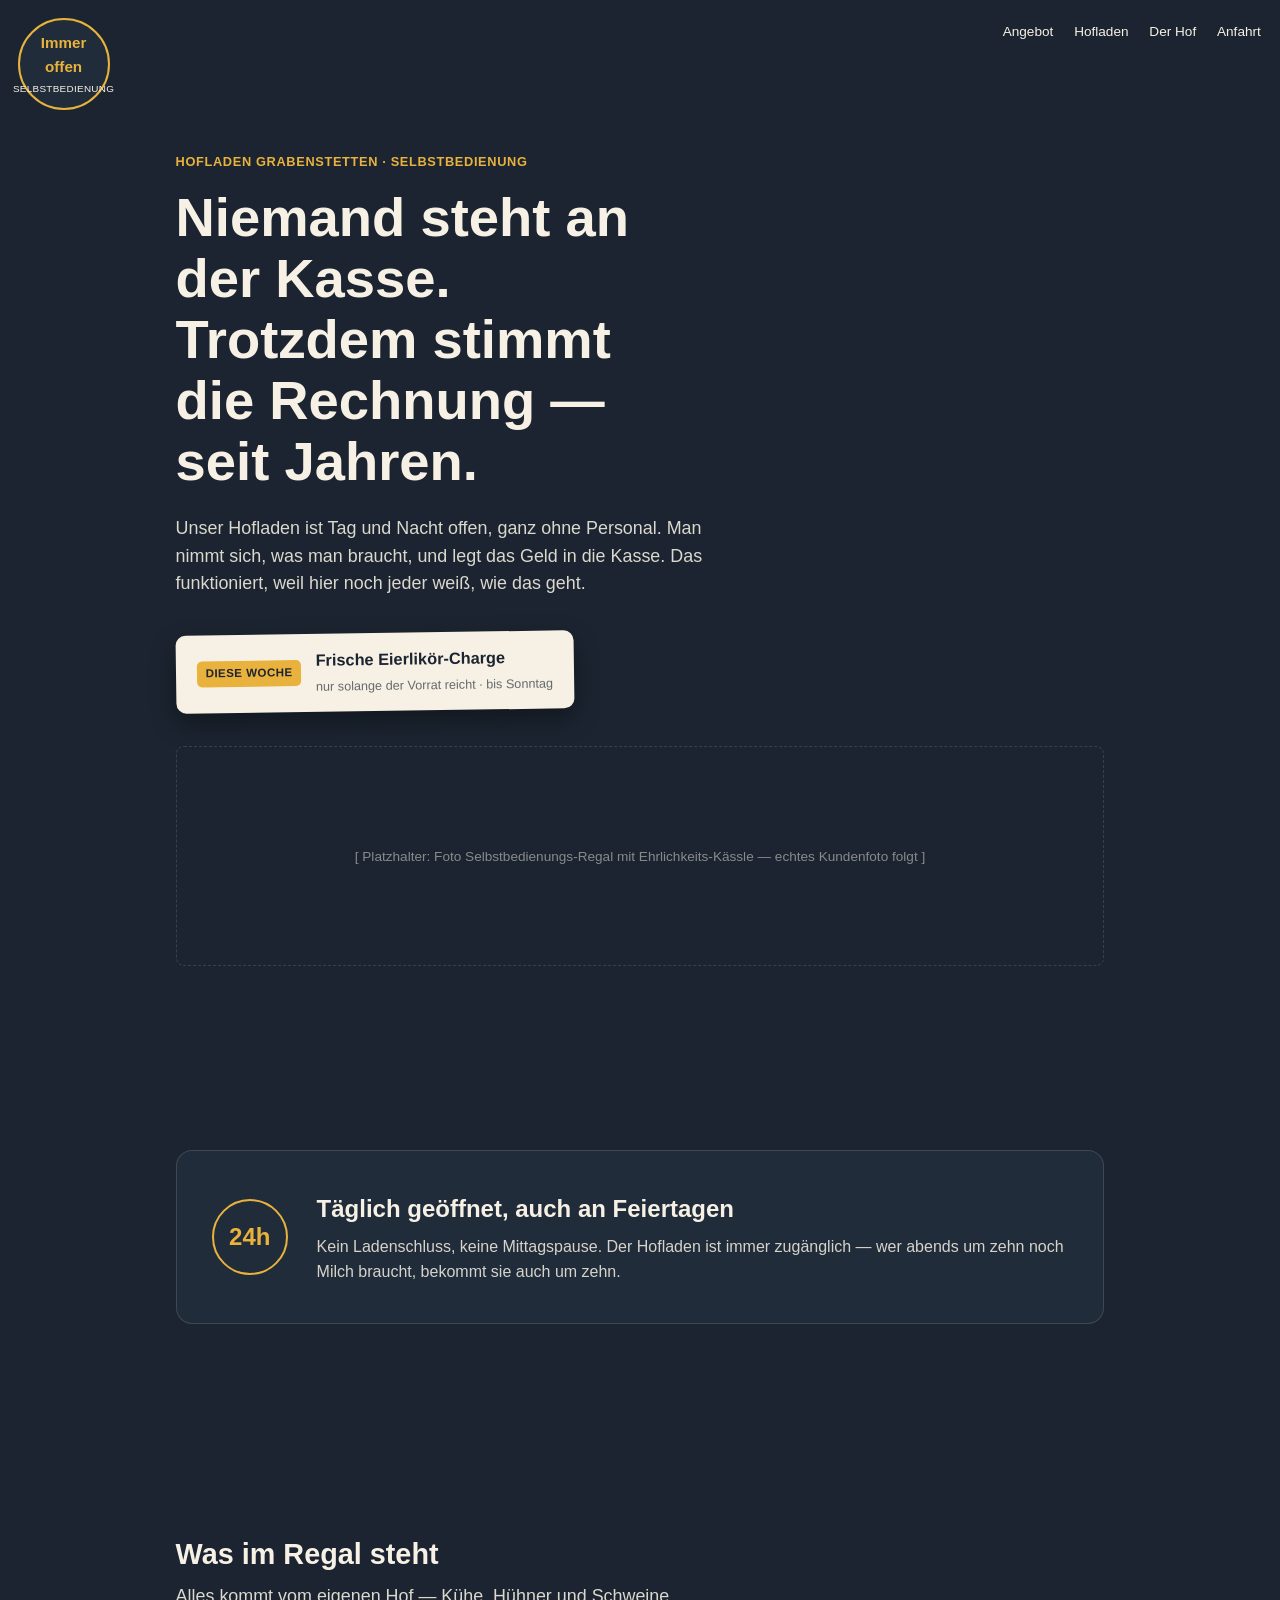
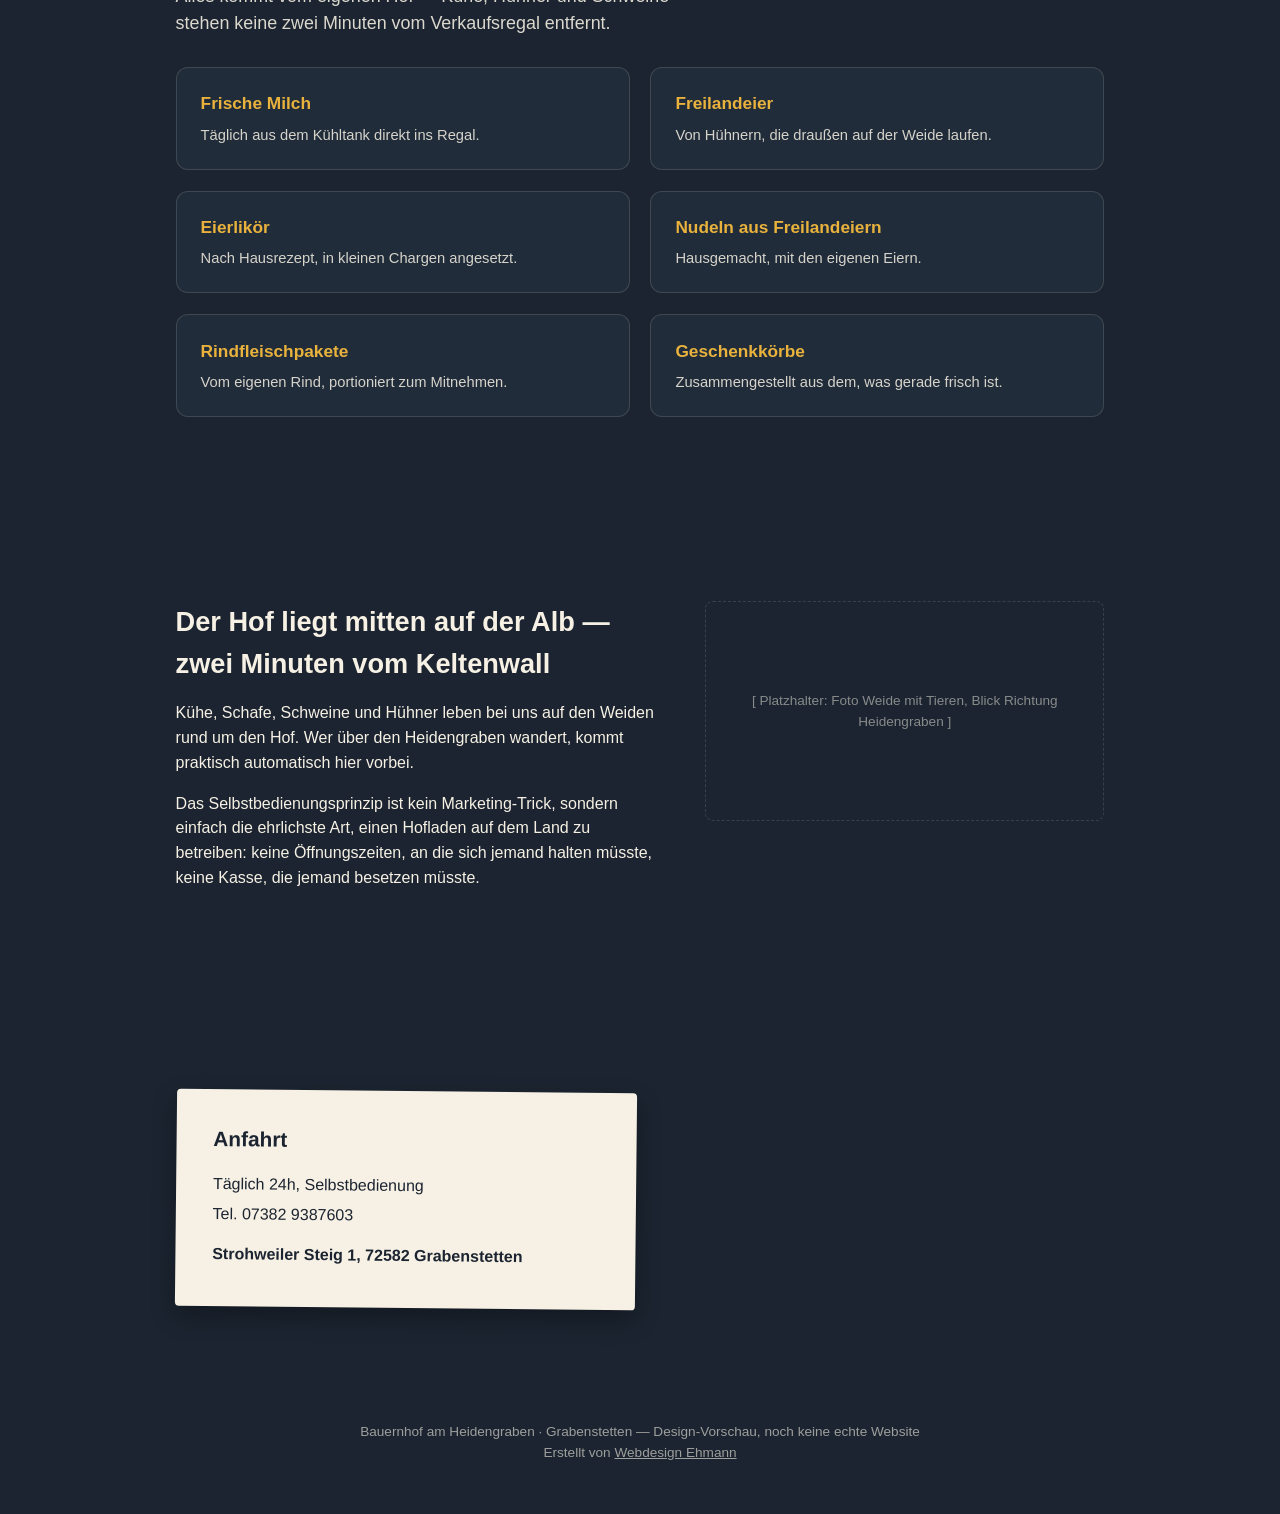
<file: vorschau/konzept-a-ehrlicher-hof.html>
<!DOCTYPE html>
<html lang="de">
<head>
<meta charset="UTF-8">
<meta name="viewport" content="width=device-width, initial-scale=1.0">
<title>Bauernhof am Heidengraben | Grabenstetten</title>
<meta name="description" content="Hofladen am Heidengraben in Grabenstetten: frische Milch, Freilandeier und Rindfleisch direkt vom Hof — Selbstbedienung, täglich 24 Stunden.">
<style>
  :root{
    --night: #1b2430;
    --night-2: #212c3a;
    --paper: #f6f1e4;
    --yolk: #e8b23d;
    --yolk-dim: #c7912a;
    --milk: #f6f1e4;
    --line: rgba(246,241,228,0.14);
  }
  *{box-sizing:border-box;}
  body{
    margin:0;
    background:var(--night);
    color:var(--paper);
    font-family: "Segoe UI", -apple-system, Roboto, "Helvetica Neue", Arial, sans-serif;
    line-height:1.55;
  }
  a{color:inherit;}
  img{max-width:100%;}

  /* Ehrenamtliches "Kässle"-Siegel statt Logo-links/Nav-rechts-Header */
  .seal{
    position:fixed;
    top:1.1rem; left:1.1rem;
    z-index:30;
    width:92px; height:92px;
    border-radius:50%;
    border:2px solid var(--yolk);
    display:flex;
    flex-direction:column;
    align-items:center;
    justify-content:center;
    text-align:center;
    background:var(--night-2);
    font-size:0.62rem;
    letter-spacing:0.03em;
    text-transform:uppercase;
    padding:0.4rem;
  }
  .seal strong{
    display:block;
    font-size:0.95rem;
    letter-spacing:0;
    text-transform:none;
    color:var(--yolk);
    margin-bottom:0.15rem;
  }
  nav.taglist{
    position:fixed;
    top:1.3rem; right:1.2rem;
    z-index:30;
    display:flex;
    gap:1.3rem;
    font-size:0.85rem;
  }
  nav.taglist a{
    text-decoration:none;
    border-bottom:1px solid transparent;
    padding-bottom:0.2rem;
  }
  nav.taglist a:hover{border-bottom-color:var(--yolk);}
  @media (max-width:640px){
    .seal{width:76px; height:76px; font-size:0.56rem;}
    .seal strong{font-size:0.82rem;}
    nav.taglist{display:none;}
  }

  section{
    padding: 7rem 1.6rem 4.5rem;
    max-width:980px;
    margin:0 auto;
  }
  .hero{padding-top:9.5rem;}
  .eyebrow{
    font-size:0.8rem;
    color:var(--yolk);
    font-weight:700;
    letter-spacing:0.05em;
    text-transform:uppercase;
    margin:0 0 1rem;
  }
  h1{
    font-size:clamp(2.1rem, 5.2vw, 3.4rem);
    line-height:1.12;
    margin:0 0 1.4rem;
    max-width:17ch;
    font-weight:800;
  }
  .lead{
    font-size:1.12rem;
    max-width:54ch;
    opacity:0.88;
    margin:0 0 2.2rem;
  }

  /* Angebots-Banner: handgeschriebenes Tagesangebot statt Popup */
  .angebot{
    display:inline-flex;
    align-items:center;
    gap:0.9rem;
    background:var(--paper);
    color:var(--night);
    border-radius:10px;
    padding:0.9rem 1.3rem;
    transform:rotate(-0.8deg);
    box-shadow:0 10px 24px rgba(0,0,0,0.35);
    max-width:100%;
  }
  .angebot .tag{
    background:var(--yolk);
    color:var(--night);
    font-weight:700;
    font-size:0.72rem;
    letter-spacing:0.04em;
    text-transform:uppercase;
    padding:0.25rem 0.55rem;
    border-radius:5px;
    white-space:nowrap;
  }
  .angebot .txt{font-size:0.95rem;}
  .angebot .txt b{display:block; font-size:1.02rem;}
  .angebot .txt small{opacity:0.65;}

  .placeholder{
    border:1.5px dashed var(--line);
    border-radius:8px;
    padding:2.6rem 1.2rem;
    text-align:center;
    color:rgba(246,241,228,0.5);
    font-size:0.85rem;
    margin-top:2.2rem;
    min-height:220px;
    display:flex;
    align-items:center;
    justify-content:center;
  }

  .immer-offen{
    background:var(--night-2);
    border-radius:16px;
    border:1px solid var(--line);
    padding:2.4rem 2.2rem;
    display:grid;
    grid-template-columns: auto 1fr;
    gap:1.8rem;
    align-items:center;
  }
  .immer-offen .clock{
    width:76px; height:76px;
    border-radius:50%;
    border:2px solid var(--yolk);
    display:flex;
    align-items:center;
    justify-content:center;
    font-size:1.5rem;
    color:var(--yolk);
    font-weight:800;
  }
  .immer-offen h2{margin:0 0 0.5rem; font-size:1.5rem;}
  .immer-offen p{margin:0; opacity:0.85;}

  .grid-produkte{
    display:grid;
    grid-template-columns:repeat(2,1fr);
    gap:1.3rem;
    margin-top:1.8rem;
  }
  @media (max-width:640px){ .grid-produkte{grid-template-columns:1fr;} }
  .produkt{
    background:var(--night-2);
    border:1px solid var(--line);
    border-radius:12px;
    padding:1.4rem 1.5rem;
  }
  .produkt h3{margin:0 0 0.4rem; font-size:1.08rem; color:var(--yolk);}
  .produkt p{margin:0; font-size:0.92rem; opacity:0.85;}

  .story{
    display:grid;
    grid-template-columns: 1.1fr 0.9fr;
    gap:2.6rem;
    align-items:start;
  }
  @media (max-width:640px){ .story{grid-template-columns:1fr;} }
  .story h2{font-size:1.7rem; margin:0 0 1rem;}
  .story p{margin:0 0 1rem;}

  .note{
    background:var(--paper);
    color:var(--night);
    border-radius:4px;
    padding:2.1rem 2.3rem;
    transform:rotate(0.6deg);
    box-shadow:0 10px 24px rgba(0,0,0,0.3);
    max-width:460px;
  }
  .note h2{margin-top:0; font-size:1.3rem;}
  .note p{margin:0.3rem 0;}
  .note .addr{margin-top:1rem; font-weight:700;}

  footer{
    text-align:center;
    padding:2.6rem 1.5rem 3.2rem;
    font-size:0.85rem;
    opacity:0.6;
  }
  footer a{text-decoration:underline;}
</style>
</head>
<body>

  <div class="seal"><strong>Immer<br>offen</strong>Selbstbedienung</div>
  <nav class="taglist">
    <a href="#angebot">Angebot</a>
    <a href="#hofladen">Hofladen</a>
    <a href="#hof">Der Hof</a>
    <a href="#kontakt">Anfahrt</a>
  </nav>

  <section class="hero" id="angebot">
    <p class="eyebrow">Hofladen Grabenstetten · Selbstbedienung</p>
    <h1>Niemand steht an der Kasse. Trotzdem stimmt die Rechnung — seit Jahren.</h1>
    <p class="lead">Unser Hofladen ist Tag und Nacht offen, ganz ohne Personal. Man nimmt sich, was man braucht, und legt das Geld in die Kasse. Das funktioniert, weil hier noch jeder weiß, wie das geht.</p>

    <div class="angebot">
      <span class="tag">Diese Woche</span>
      <span class="txt"><b>Frische Eierlikör-Charge</b><small>nur solange der Vorrat reicht · bis Sonntag</small></span>
    </div>

    <div class="placeholder">[ Platzhalter: Foto Selbstbedienungs-Regal mit Ehrlichkeits-Kässle — echtes Kundenfoto folgt ]</div>
  </section>

  <section>
    <div class="immer-offen">
      <div class="clock">24h</div>
      <div>
        <h2>Täglich geöffnet, auch an Feiertagen</h2>
        <p>Kein Ladenschluss, keine Mittagspause. Der Hofladen ist immer zugänglich — wer abends um zehn noch Milch braucht, bekommt sie auch um zehn.</p>
      </div>
    </div>
  </section>

  <section id="hofladen">
    <h2 style="font-size:1.8rem; margin-bottom:0.4rem;">Was im Regal steht</h2>
    <p class="lead" style="margin-bottom:0;">Alles kommt vom eigenen Hof — Kühe, Hühner und Schweine stehen keine zwei Minuten vom Verkaufsregal entfernt.</p>
    <div class="grid-produkte">
      <div class="produkt"><h3>Frische Milch</h3><p>Täglich aus dem Kühltank direkt ins Regal.</p></div>
      <div class="produkt"><h3>Freilandeier</h3><p>Von Hühnern, die draußen auf der Weide laufen.</p></div>
      <div class="produkt"><h3>Eierlikör</h3><p>Nach Hausrezept, in kleinen Chargen angesetzt.</p></div>
      <div class="produkt"><h3>Nudeln aus Freilandeiern</h3><p>Hausgemacht, mit den eigenen Eiern.</p></div>
      <div class="produkt"><h3>Rindfleischpakete</h3><p>Vom eigenen Rind, portioniert zum Mitnehmen.</p></div>
      <div class="produkt"><h3>Geschenkkörbe</h3><p>Zusammengestellt aus dem, was gerade frisch ist.</p></div>
    </div>
  </section>

  <section class="story" id="hof">
    <div>
      <h2>Der Hof liegt mitten auf der Alb — zwei Minuten vom Keltenwall</h2>
      <p>Kühe, Schafe, Schweine und Hühner leben bei uns auf den Weiden rund um den Hof. Wer über den Heidengraben wandert, kommt praktisch automatisch hier vorbei.</p>
      <p>Das Selbstbedienungsprinzip ist kein Marketing-Trick, sondern einfach die ehrlichste Art, einen Hofladen auf dem Land zu betreiben: keine Öffnungszeiten, an die sich jemand halten müsste, keine Kasse, die jemand besetzen müsste.</p>
    </div>
    <div class="placeholder" style="margin-top:0;">[ Platzhalter: Foto Weide mit Tieren, Blick Richtung Heidengraben ]</div>
  </section>

  <section id="kontakt">
    <div class="note">
      <h2>Anfahrt</h2>
      <p>Täglich 24h, Selbstbedienung</p>
      <p>Tel. 07382 9387603</p>
      <p class="addr">Strohweiler Steig 1, 72582 Grabenstetten</p>
    </div>
  </section>

  <footer>
    Bauernhof am Heidengraben · Grabenstetten — Design-Vorschau, noch keine echte Website<br>
    Erstellt von <a href="https://www.webdesign-ehmann.de" target="_blank" rel="noopener">Webdesign Ehmann</a>
  </footer>

</body>
</html>
</file>
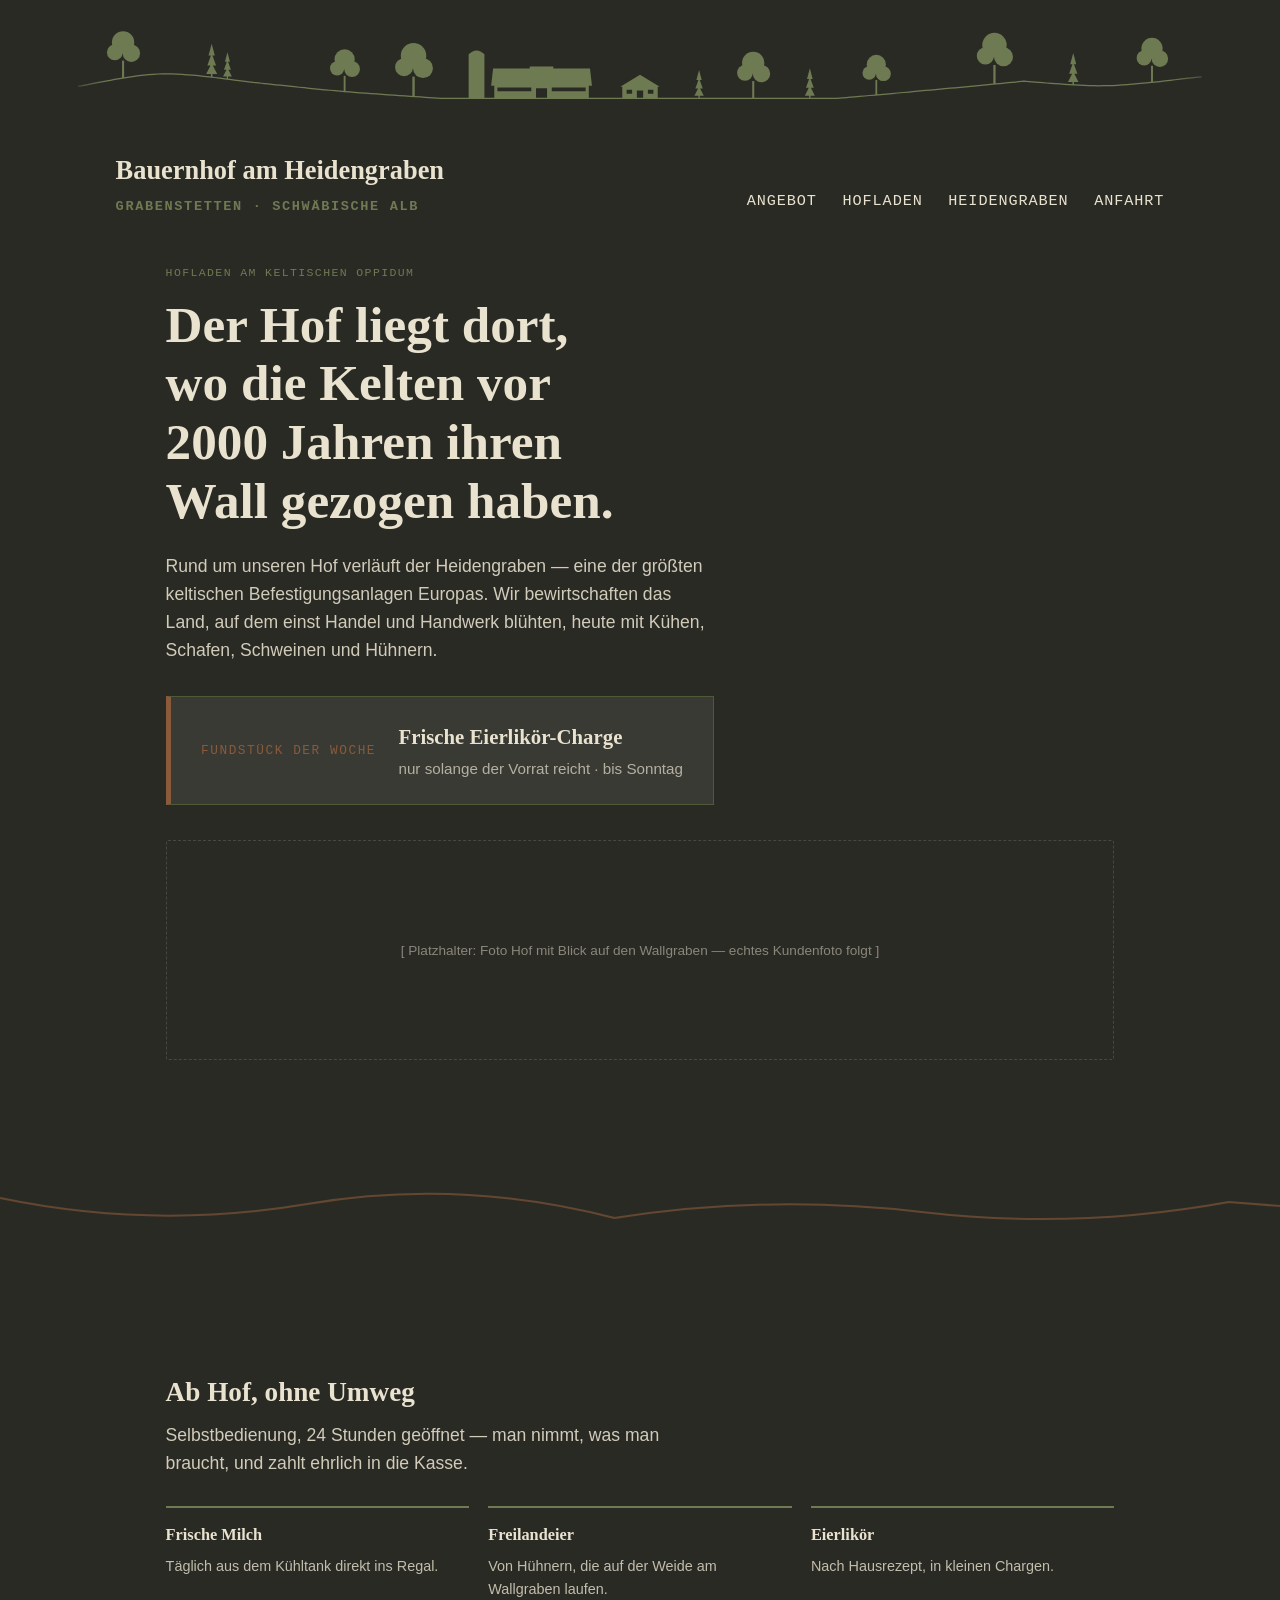
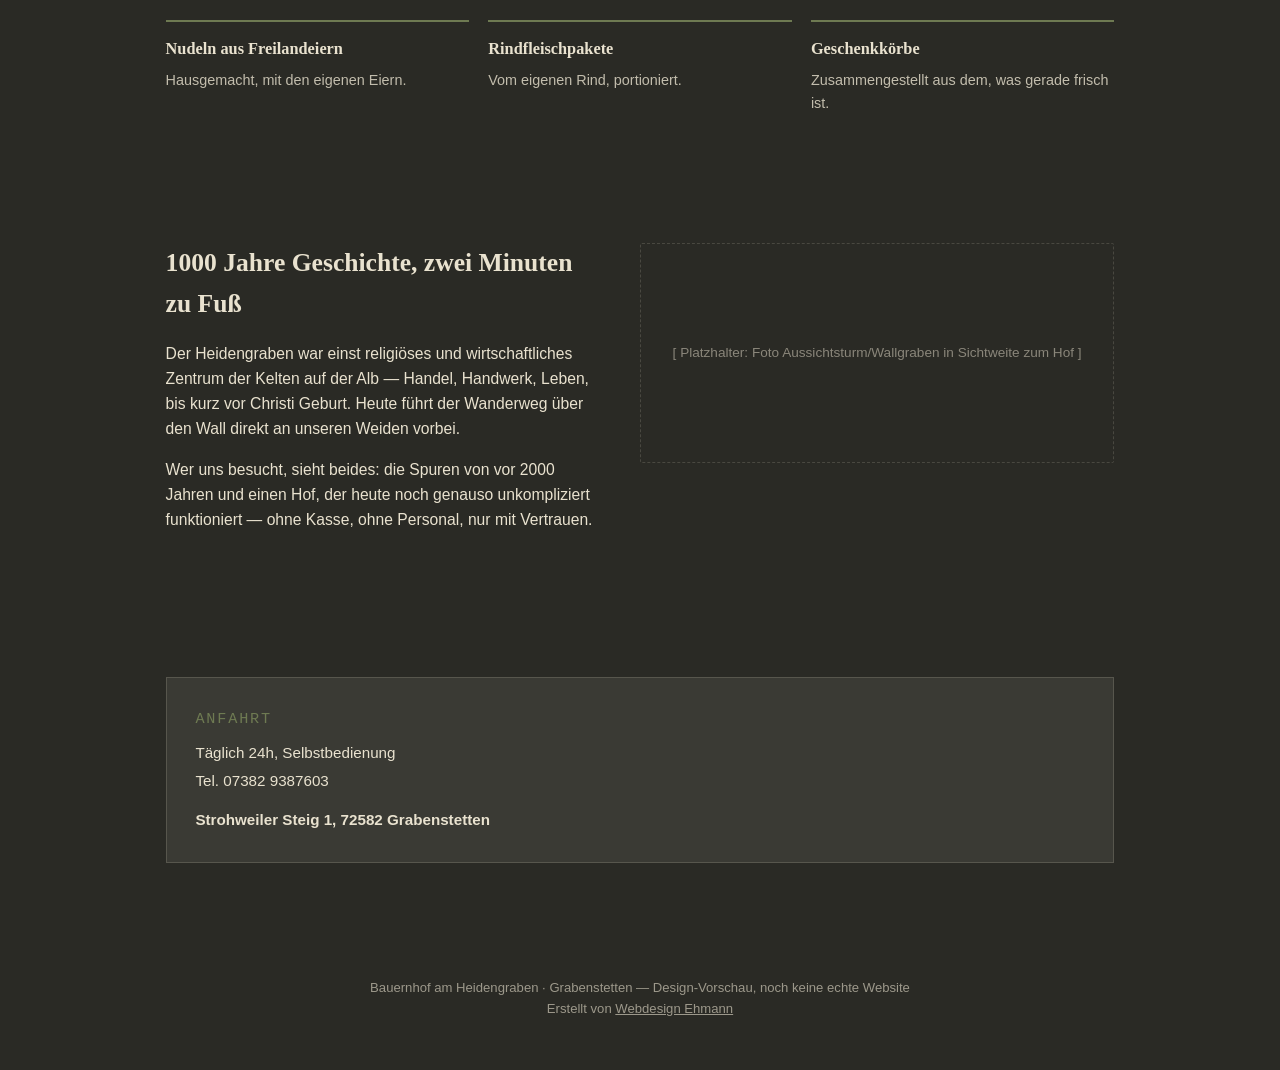
<file: vorschau/konzept-b-am-keltenwall.html>
<!DOCTYPE html>
<html lang="de">
<head>
<meta charset="UTF-8">
<meta name="viewport" content="width=device-width, initial-scale=1.0">
<title>Bauernhof am Heidengraben | Grabenstetten</title>
<meta name="description" content="Bauernhof am Heidengraben in Grabenstetten: Hofladen direkt am keltischen Oppidum auf der Schwäbischen Alb — Milch, Eier und Rindfleisch ab Hof.">
<style>
  :root{
    --stone: #3a3a34;
    --stone-dark: #2a2a25;
    --moss: #6e7a52;
    --moss-dim: #4f5a3a;
    --wheat: #e9e2cf;
    --iron: #8a5a3a;
    --line: rgba(233,226,207,0.16);
  }
  *{box-sizing:border-box;}
  body{
    margin:0;
    background:var(--stone-dark);
    color:var(--wheat);
    font-family: "Georgia", "Iowan Old Style", "Palatino Linotype", serif;
    line-height:1.6;
  }
  a{color:inherit;}
  img{max-width:100%;}
  .label{
    font-family: "Courier New", monospace;
    letter-spacing:0.12em;
    text-transform:uppercase;
    font-size:0.72rem;
  }

  /* Wallgraben-Linie statt Standard-Header-Leiste: Hügellandschaft mit Hofladen/Stall/Bäumen, Logo versetzt darunter, Nav asymmetrisch */
  .hof-landschaft{
    color:var(--moss);
    line-height:0;
  }
  .hof-landschaft svg{display:block; width:100%; height:auto; max-height:128px;}
  .wall-top{
    position:relative;
    padding:0.7rem 1.6rem 0;
    max-width:1100px;
    margin:0 auto;
  }
  .brandrow{
    display:flex;
    justify-content:space-between;
    align-items:flex-end;
    flex-wrap:wrap;
    gap:0.8rem;
    margin-top:0.6rem;
  }
  .brand{
    font-size:1.65rem;
    font-weight:700;
  }
  .brand .label{display:block; color:var(--moss); margin-top:0.3rem; font-size:0.85rem;}
  nav.offset{
    display:flex;
    gap:1.6rem;
    margin-left:auto;
    padding-top:0.3rem;
  }
  nav.offset a{
    text-decoration:none;
    font-family:"Courier New", monospace;
    font-size:0.95rem;
    letter-spacing:0.06em;
    text-transform:uppercase;
    border-bottom:1px solid transparent;
    padding-bottom:0.2rem;
  }
  nav.offset a:hover{border-bottom-color:var(--moss);}
  @media (max-width:640px){
    nav.offset{display:none;}
  }

  section{
    padding: 3.5rem 1.6rem 4.5rem;
    max-width:1000px;
    margin:0 auto;
  }
  .hero{padding-top:2.2rem;}
  h1{
    font-size:clamp(2rem, 5vw, 3.2rem);
    line-height:1.15;
    margin:0 0 1.3rem;
    max-width:18ch;
    font-weight:700;
  }
  .lead{
    font-size:1.1rem;
    max-width:56ch;
    opacity:0.88;
    margin:0 0 2rem;
    font-family: -apple-system, "Segoe UI", Roboto, sans-serif;
  }

  /* Angebots-Banner: Grabungsfund-Schild statt Popup */
  .angebot{
    display:inline-flex;
    align-items:center;
    gap:1.4rem;
    background:var(--stone);
    border:1px solid var(--moss-dim);
    border-left:5px solid var(--iron);
    padding:1.4rem 1.9rem;
    font-family: -apple-system, "Segoe UI", Roboto, sans-serif;
    max-width:100%;
  }
  .angebot .label{color:var(--iron); white-space:nowrap; font-size:0.8rem;}
  .angebot b{display:block; font-size:1.3rem; font-family:Georgia,serif; margin-bottom:0.2rem;}
  .angebot small{opacity:0.7; font-size:0.95rem;}

  .placeholder{
    border:1.5px dashed var(--line);
    border-radius:2px;
    padding:2.6rem 1.2rem;
    text-align:center;
    color:rgba(233,226,207,0.5);
    font-size:0.85rem;
    margin-top:2.2rem;
    min-height:220px;
    display:flex;
    align-items:center;
    justify-content:center;
    font-family: -apple-system, "Segoe UI", Roboto, sans-serif;
  }

  .ringwall{
    position:relative;
    margin:3.5rem 0;
  }
  .ringwall svg{display:block; width:100%; height:48px;}

  .grid-produkte{
    display:grid;
    grid-template-columns:repeat(3,1fr);
    gap:1.2rem;
    margin-top:1.8rem;
    font-family: -apple-system, "Segoe UI", Roboto, sans-serif;
  }
  @media (max-width:760px){ .grid-produkte{grid-template-columns:1fr 1fr;} }
  @media (max-width:480px){ .grid-produkte{grid-template-columns:1fr;} }
  .produkt{
    border-top:2px solid var(--moss);
    padding-top:0.9rem;
  }
  .produkt h3{margin:0 0 0.4rem; font-size:1.02rem; font-family:Georgia,serif;}
  .produkt p{margin:0; font-size:0.9rem; opacity:0.8;}

  .story{
    display:grid;
    grid-template-columns: 0.95fr 1.05fr;
    gap:2.8rem;
    align-items:start;
  }
  @media (max-width:640px){ .story{grid-template-columns:1fr;} }
  .story h2{font-size:1.6rem; margin:0 0 1rem;}
  .story p{margin:0 0 1rem; font-family: -apple-system, "Segoe UI", Roboto, sans-serif; font-size:0.98rem;}

  .fundkarte{
    background:var(--stone);
    border:1px solid var(--line);
    padding:1.6rem 1.8rem;
    font-family: -apple-system, "Segoe UI", Roboto, sans-serif;
  }
  .fundkarte .label{color:var(--moss); margin-bottom:0.6rem;}
  .fundkarte p{margin:0.25rem 0; font-size:0.95rem;}
  .fundkarte .addr{margin-top:0.9rem; font-weight:700;}

  footer{
    text-align:center;
    padding:2.6rem 1.5rem 3.2rem;
    font-size:0.82rem;
    opacity:0.6;
    font-family: -apple-system, "Segoe UI", Roboto, sans-serif;
  }
  footer a{text-decoration:underline;}
</style>
</head>
<body>

  <div class="hof-landschaft" aria-hidden="true">
    <svg xmlns="http://www.w3.org/2000/svg" viewBox="0 0 2400 260" fill="currentColor" fill-rule="evenodd">
      <defs>
        <linearGradient id="fade" gradientUnits="userSpaceOnUse" x1="0" y1="0" x2="2400" y2="0">
          <stop offset="0" stop-color="currentColor" stop-opacity="0"></stop>
          <stop offset="0.05" stop-color="currentColor" stop-opacity="1"></stop>
          <stop offset="0.95" stop-color="currentColor" stop-opacity="1"></stop>
          <stop offset="1" stop-color="currentColor" stop-opacity="0"></stop>
        </linearGradient>
        <g id="oak">
          <rect x="-2.5" y="-42" width="5" height="54"></rect>
          <circle cx="0" cy="-86" r="27"></circle>
          <circle cx="-20" cy="-62" r="19"></circle>
          <circle cx="20" cy="-60" r="21"></circle>
        </g>
        <path id="fir" d="M-2 12 L-2 -8 L-14 -8 L-3 -30 L-11 -30 L-2 -55 L-8 -55 L0 -85 L8 -55 L2 -55 L11 -30 L3 -30 L14 -8 L2 -8 L2 12 Z"></path>
        <path id="shop" d="M-45 12 V-30 H-50 L0 -60 L50 -30 H45 V12 Z M-8 0 V-20 H8 V0 Z M20 -22 H34 V-12 H20 Z M-34 -22 H-20 V-12 H-34 Z"></path>
        <path id="barn" d="M-120 12 V-32 H-128 L-123 -76 H-30 V-81 H30 V-76 H123 L128 -32 H120 V12 Z M-14 0 V-26 H14 V0 Z M-112 -28 H-26 V-18 H-112 Z M26 -28 H112 V-18 H26 Z"></path>
        <path id="silo" d="M-20 12 V-112 Q0 -132 20 -112 V12 Z"></path>
        <clipPath id="above"><path d="M0 175 L60.0 175.0 L64.6 174.3 L70.0 173.3 L76.1 172.2 L82.8 170.9 L90.1 169.5 L97.9 168.0 L106.1 166.4 L114.8 164.7 L123.8 163.1 L133.1 161.4 L142.7 159.7 L152.4 158.1 L162.3 156.6 L172.2 155.1 L182.1 153.8 L192.0 152.6 L201.8 151.7 L211.4 150.9 L220.8 150.3 L230.0 150.0 L239.3 150.0 L249.0 150.1 L259.2 150.5 L269.8 151.1 L280.5 151.9 L291.5 152.8 L302.6 153.8 L313.7 155.0 L324.7 156.2 L335.6 157.4 L346.3 158.7 L356.7 160.0 L366.8 161.3 L376.3 162.6 L385.4 163.8 L393.8 164.9 L401.6 165.9 L408.6 166.7 L414.8 167.5 L420.0 168.0 L424.9 168.5 L430.6 169.1 L437.1 169.8 L444.2 170.5 L451.9 171.3 L460.1 172.2 L468.9 173.1 L478.1 174.1 L487.6 175.1 L497.5 176.1 L507.6 177.2 L517.9 178.2 L528.4 179.3 L538.9 180.3 L549.4 181.4 L559.8 182.4 L570.2 183.3 L580.4 184.3 L590.3 185.2 L600.0 186.0 L609.8 186.8 L620.1 187.6 L630.8 188.5 L641.9 189.3 L653.3 190.1 L664.8 190.9 L676.5 191.8 L688.2 192.6 L699.8 193.4 L711.3 194.1 L722.5 194.9 L733.4 195.6 L744.0 196.3 L754.1 197.0 L763.6 197.6 L772.5 198.2 L780.6 198.7 L788.0 199.2 L794.5 199.6 L800.0 200.0 L811.0 200.0 L823.8 200.0 L838.3 200.0 L854.4 200.0 L871.9 200.0 L890.6 200.0 L910.4 200.0 L931.2 200.0 L952.8 200.0 L975.0 200.0 L997.7 200.0 L1020.8 200.0 L1044.1 200.0 L1067.4 200.0 L1090.6 200.0 L1113.6 200.0 L1136.2 200.0 L1158.2 200.0 L1179.5 200.0 L1200.0 200.0 L1220.5 200.0 L1241.8 200.0 L1263.8 200.0 L1286.4 200.0 L1309.4 200.0 L1332.6 200.0 L1355.9 200.0 L1379.2 200.0 L1402.3 200.0 L1425.0 200.0 L1447.2 200.0 L1468.8 200.0 L1489.6 200.0 L1509.4 200.0 L1528.1 200.0 L1545.6 200.0 L1561.7 200.0 L1576.2 200.0 L1589.0 200.0 L1600.0 200.0 L1605.5 199.5 L1612.0 198.9 L1619.4 198.3 L1627.5 197.5 L1636.4 196.7 L1645.9 195.9 L1656.0 195.0 L1666.6 194.0 L1677.5 193.1 L1688.8 192.1 L1700.2 191.0 L1711.8 190.0 L1723.5 188.9 L1735.2 187.9 L1746.7 186.9 L1758.1 185.8 L1769.2 184.8 L1779.9 183.8 L1790.2 182.9 L1800.0 182.0 L1809.7 181.1 L1819.6 180.2 L1829.8 179.2 L1840.2 178.3 L1850.6 177.3 L1861.1 176.3 L1871.6 175.3 L1882.1 174.3 L1892.4 173.3 L1902.5 172.4 L1912.4 171.4 L1921.9 170.5 L1931.1 169.7 L1939.9 168.8 L1948.1 168.0 L1955.8 167.3 L1962.9 166.6 L1969.4 166.0 L1975.1 165.5 L1980.0 165.0 L1984.6 165.3 L1990.0 165.7 L1996.1 166.1 L2002.8 166.7 L2010.1 167.3 L2017.9 167.9 L2026.1 168.6 L2034.8 169.2 L2043.8 169.9 L2053.1 170.6 L2062.7 171.3 L2072.4 171.9 L2082.3 172.5 L2092.2 173.0 L2102.1 173.4 L2112.0 173.8 L2121.8 174.0 L2131.4 174.2 L2140.8 174.1 L2150.0 174.0 L2159.3 173.7 L2169.0 173.2 L2179.2 172.6 L2189.8 171.8 L2200.5 171.0 L2211.5 170.0 L2222.6 169.0 L2233.7 167.9 L2244.7 166.7 L2255.6 165.6 L2266.3 164.4 L2276.7 163.2 L2286.8 162.0 L2296.3 160.9 L2305.4 159.9 L2313.8 158.9 L2321.6 158.0 L2328.6 157.2 L2334.8 156.5 L2340.0 156.0 L2400 156 L2400 0 L0 0 Z"></path></clipPath>
      </defs>
      <g clip-path="url(#above)">
        <use href="#oak" transform="translate(150,158.5) scale(0.84,0.84)"></use>
        <use href="#fir" transform="translate(330,156.8) scale(0.8,0.8)"></use>
        <use href="#fir" transform="translate(362,160.7) scale(0.64,0.64)"></use>
        <use href="#oak" transform="translate(600,186.0) scale(0.76,0.76)"></use>
        <use href="#oak" transform="translate(740,196.0) scale(0.96,0.96)"></use>
        <use href="#silo" transform="translate(868,200.0) scale(0.8,0.8)"></use>
        <use href="#barn" transform="translate(1000,200.0) scale(0.8,0.8)"></use>
        <use href="#shop" transform="translate(1200,200.0) scale(0.8,0.8)"></use>
        <use href="#fir" transform="translate(1320,200.0) scale(0.68,0.68)"></use>
        <use href="#oak" transform="translate(1430,200.0) scale(0.84,0.84)"></use>
        <use href="#fir" transform="translate(1545,200.0) scale(0.72,0.72)"></use>
        <use href="#oak" transform="translate(1680,192.8) scale(0.72,0.72)"></use>
        <use href="#oak" transform="translate(1920,170.7) scale(0.92,0.92)"></use>
        <use href="#fir" transform="translate(2080,172.4) scale(0.76,0.76)"></use>
        <use href="#oak" transform="translate(2240,167.2) scale(0.8,0.8)"></use>
      </g>
      <path d="M60.0 175.0 L64.6 174.3 L70.0 173.3 L76.1 172.2 L82.8 170.9 L90.1 169.5 L97.9 168.0 L106.1 166.4 L114.8 164.7 L123.8 163.1 L133.1 161.4 L142.7 159.7 L152.4 158.1 L162.3 156.6 L172.2 155.1 L182.1 153.8 L192.0 152.6 L201.8 151.7 L211.4 150.9 L220.8 150.3 L230.0 150.0 L239.3 150.0 L249.0 150.1 L259.2 150.5 L269.8 151.1 L280.5 151.9 L291.5 152.8 L302.6 153.8 L313.7 155.0 L324.7 156.2 L335.6 157.4 L346.3 158.7 L356.7 160.0 L366.8 161.3 L376.3 162.6 L385.4 163.8 L393.8 164.9 L401.6 165.9 L408.6 166.7 L414.8 167.5 L420.0 168.0 L424.9 168.5 L430.6 169.1 L437.1 169.8 L444.2 170.5 L451.9 171.3 L460.1 172.2 L468.9 173.1 L478.1 174.1 L487.6 175.1 L497.5 176.1 L507.6 177.2 L517.9 178.2 L528.4 179.3 L538.9 180.3 L549.4 181.4 L559.8 182.4 L570.2 183.3 L580.4 184.3 L590.3 185.2 L600.0 186.0 L609.8 186.8 L620.1 187.6 L630.8 188.5 L641.9 189.3 L653.3 190.1 L664.8 190.9 L676.5 191.8 L688.2 192.6 L699.8 193.4 L711.3 194.1 L722.5 194.9 L733.4 195.6 L744.0 196.3 L754.1 197.0 L763.6 197.6 L772.5 198.2 L780.6 198.7 L788.0 199.2 L794.5 199.6 L800.0 200.0 L811.0 200.0 L823.8 200.0 L838.3 200.0 L854.4 200.0 L871.9 200.0 L890.6 200.0 L910.4 200.0 L931.2 200.0 L952.8 200.0 L975.0 200.0 L997.7 200.0 L1020.8 200.0 L1044.1 200.0 L1067.4 200.0 L1090.6 200.0 L1113.6 200.0 L1136.2 200.0 L1158.2 200.0 L1179.5 200.0 L1200.0 200.0 L1220.5 200.0 L1241.8 200.0 L1263.8 200.0 L1286.4 200.0 L1309.4 200.0 L1332.6 200.0 L1355.9 200.0 L1379.2 200.0 L1402.3 200.0 L1425.0 200.0 L1447.2 200.0 L1468.8 200.0 L1489.6 200.0 L1509.4 200.0 L1528.1 200.0 L1545.6 200.0 L1561.7 200.0 L1576.2 200.0 L1589.0 200.0 L1600.0 200.0 L1605.5 199.5 L1612.0 198.9 L1619.4 198.3 L1627.5 197.5 L1636.4 196.7 L1645.9 195.9 L1656.0 195.0 L1666.6 194.0 L1677.5 193.1 L1688.8 192.1 L1700.2 191.0 L1711.8 190.0 L1723.5 188.9 L1735.2 187.9 L1746.7 186.9 L1758.1 185.8 L1769.2 184.8 L1779.9 183.8 L1790.2 182.9 L1800.0 182.0 L1809.7 181.1 L1819.6 180.2 L1829.8 179.2 L1840.2 178.3 L1850.6 177.3 L1861.1 176.3 L1871.6 175.3 L1882.1 174.3 L1892.4 173.3 L1902.5 172.4 L1912.4 171.4 L1921.9 170.5 L1931.1 169.7 L1939.9 168.8 L1948.1 168.0 L1955.8 167.3 L1962.9 166.6 L1969.4 166.0 L1975.1 165.5 L1980.0 165.0 L1984.6 165.3 L1990.0 165.7 L1996.1 166.1 L2002.8 166.7 L2010.1 167.3 L2017.9 167.9 L2026.1 168.6 L2034.8 169.2 L2043.8 169.9 L2053.1 170.6 L2062.7 171.3 L2072.4 171.9 L2082.3 172.5 L2092.2 173.0 L2102.1 173.4 L2112.0 173.8 L2121.8 174.0 L2131.4 174.2 L2140.8 174.1 L2150.0 174.0 L2159.3 173.7 L2169.0 173.2 L2179.2 172.6 L2189.8 171.8 L2200.5 171.0 L2211.5 170.0 L2222.6 169.0 L2233.7 167.9 L2244.7 166.7 L2255.6 165.6 L2266.3 164.4 L2276.7 163.2 L2286.8 162.0 L2296.3 160.9 L2305.4 159.9 L2313.8 158.9 L2321.6 158.0 L2328.6 157.2 L2334.8 156.5 L2340.0 156.0" fill="none" stroke="url(#fade)" stroke-width="2.5" stroke-linejoin="round" stroke-linecap="round"></path>
    </svg>
  </div>

  <div class="wall-top">
    <div class="brandrow">
      <div class="brand">Bauernhof am Heidengraben<span class="label">Grabenstetten · Schwäbische Alb</span></div>
      <nav class="offset">
        <a href="#angebot">Angebot</a>
        <a href="#hofladen">Hofladen</a>
        <a href="#heidengraben">Heidengraben</a>
        <a href="#kontakt">Anfahrt</a>
      </nav>
    </div>
  </div>

  <section class="hero" id="angebot">
    <p class="label" style="color:var(--moss); margin-bottom:0.8rem;">Hofladen am keltischen Oppidum</p>
    <h1>Der Hof liegt dort, wo die Kelten vor 2000 Jahren ihren Wall gezogen haben.</h1>
    <p class="lead">Rund um unseren Hof verläuft der Heidengraben — eine der größten keltischen Befestigungsanlagen Europas. Wir bewirtschaften das Land, auf dem einst Handel und Handwerk blühten, heute mit Kühen, Schafen, Schweinen und Hühnern.</p>

    <div class="angebot">
      <span class="label">Fundstück der Woche</span>
      <span><b>Frische Eierlikör-Charge</b><small>nur solange der Vorrat reicht · bis Sonntag</small></span>
    </div>

    <div class="placeholder">[ Platzhalter: Foto Hof mit Blick auf den Wallgraben — echtes Kundenfoto folgt ]</div>
  </section>

  <div class="ringwall">
    <svg viewBox="0 0 1000 48" preserveAspectRatio="none">
      <path d="M0,10 Q120,42 240,16 T480,30 Q600,6 720,24 T960,14 L1000,18"
            fill="none" stroke="#8a5a3a" stroke-width="2" opacity="0.6"/>
    </svg>
  </div>

  <section id="hofladen">
    <h2 style="font-size:1.7rem; margin-bottom:0.4rem;">Ab Hof, ohne Umweg</h2>
    <p class="lead" style="margin-bottom:0;">Selbstbedienung, 24 Stunden geöffnet — man nimmt, was man braucht, und zahlt ehrlich in die Kasse.</p>
    <div class="grid-produkte">
      <div class="produkt"><h3>Frische Milch</h3><p>Täglich aus dem Kühltank direkt ins Regal.</p></div>
      <div class="produkt"><h3>Freilandeier</h3><p>Von Hühnern, die auf der Weide am Wallgraben laufen.</p></div>
      <div class="produkt"><h3>Eierlikör</h3><p>Nach Hausrezept, in kleinen Chargen.</p></div>
      <div class="produkt"><h3>Nudeln aus Freilandeiern</h3><p>Hausgemacht, mit den eigenen Eiern.</p></div>
      <div class="produkt"><h3>Rindfleischpakete</h3><p>Vom eigenen Rind, portioniert.</p></div>
      <div class="produkt"><h3>Geschenkkörbe</h3><p>Zusammengestellt aus dem, was gerade frisch ist.</p></div>
    </div>
  </section>

  <section class="story" id="heidengraben">
    <div>
      <h2>1000 Jahre Geschichte, zwei Minuten zu Fuß</h2>
      <p>Der Heidengraben war einst religiöses und wirtschaftliches Zentrum der Kelten auf der Alb — Handel, Handwerk, Leben, bis kurz vor Christi Geburt. Heute führt der Wanderweg über den Wall direkt an unseren Weiden vorbei.</p>
      <p>Wer uns besucht, sieht beides: die Spuren von vor 2000 Jahren und einen Hof, der heute noch genauso unkompliziert funktioniert — ohne Kasse, ohne Personal, nur mit Vertrauen.</p>
    </div>
    <div class="placeholder" style="margin-top:0;">[ Platzhalter: Foto Aussichtsturm/Wallgraben in Sichtweite zum Hof ]</div>
  </section>

  <section id="kontakt">
    <div class="fundkarte">
      <p class="label">Anfahrt</p>
      <p>Täglich 24h, Selbstbedienung</p>
      <p>Tel. 07382 9387603</p>
      <p class="addr">Strohweiler Steig 1, 72582 Grabenstetten</p>
    </div>
  </section>

  <footer>
    Bauernhof am Heidengraben · Grabenstetten — Design-Vorschau, noch keine echte Website<br>
    Erstellt von <a href="https://www.webdesign-ehmann.de" target="_blank" rel="noopener">Webdesign Ehmann</a>
  </footer>

</body>
</html>
</file>
<file: css/style.css>
/* ============================================================
   Bauernhof am Heidengraben – Design-System
   Abgeleitet aus dem freigegebenen Konzept "Am Keltenwall":
   Stein/Moos-Palette, Hügellandschaft als Leitmotiv, Serife für
   Headlines + Monospace für Labels/Nav als strukturelle Signatur.
   Schriften bewusst systemeigen (Georgia/Courier New) — kein
   Webfont-Laden, kein Cookie-/DSGVO-Thema.
   ============================================================ */

:root{
  --stone: #3a3a34;
  --stone-dark: #2a2a25;
  --stone-light: #46463e;
  --moss: #6e7a52;
  --moss-text: #a3ae82;
  --moss-dim: #4f5a3a;
  --moss-light: #9aa67a;
  --wheat: #e9e2cf;
  --wheat-dim: rgba(233,226,207,0.72);
  --iron: #8a5a3a;
  --line: rgba(233,226,207,0.16);
  --radius: 10px;
  --maxw: 1100px;
  --font-serif: Georgia, "Iowan Old Style", "Palatino Linotype", serif;
  --font-sans: -apple-system, "Segoe UI", Roboto, "Helvetica Neue", Arial, sans-serif;
  --font-mono: "Courier New", Courier, monospace;
}

*{box-sizing:border-box;}
html{scroll-behavior:smooth;}
body{
  margin:0;
  background:var(--stone-dark);
  color:var(--wheat);
  font-family:var(--font-serif);
  line-height:1.6;
}
a{color:inherit;}
img{max-width:100%; display:block;}
h1,h2,h3{font-family:var(--font-serif); font-weight:700; margin:0;}
.container{max-width:var(--maxw); margin:0 auto; padding:0 1.6rem;}

.skip-link{
  position:absolute; left:-999px; top:0; z-index:100;
  background:var(--moss); color:var(--stone-dark);
  padding:0.8rem 1.2rem; font-family:var(--font-sans); font-weight:700;
  text-decoration:none;
}
.skip-link:focus{left:1rem; top:1rem;}

.label{
  font-family:var(--font-mono);
  letter-spacing:0.1em;
  text-transform:uppercase;
  font-size:0.78rem;
  color:var(--moss-text);
}

/* ---------- Header: Hügellandschaft statt Standard-Leiste ---------- */
.hof-landschaft{color:var(--moss); line-height:0;}
.hof-landschaft svg{display:block; width:100%; height:auto; max-height:128px;}

.wall-top{position:relative; padding:0.7rem 1.6rem 0.9rem; max-width:var(--maxw); margin:0 auto;}
.brandrow{display:flex; justify-content:space-between; align-items:flex-end; flex-wrap:wrap; gap:0.8rem;}
.brand{font-size:1.65rem; font-weight:700; text-decoration:none;}
.brand .label{display:block; margin-top:0.3rem; font-size:0.85rem;}

nav.offset{display:flex; gap:1.6rem; padding-top:0.3rem;}
nav.offset a{
  text-decoration:none; font-family:var(--font-mono); font-size:0.95rem;
  letter-spacing:0.06em; text-transform:uppercase;
  border-bottom:1px solid transparent; padding-bottom:0.2rem;
}
nav.offset a:hover, nav.offset a[aria-current="page"]{border-bottom-color:var(--moss);}

.nav-toggle{
  display:none;
  background:transparent; border:1px solid var(--line); color:var(--wheat);
  font-family:var(--font-mono); text-transform:uppercase; letter-spacing:0.06em;
  font-size:0.85rem; padding:0.5rem 0.9rem; border-radius:999px; cursor:pointer;
  align-items:center; gap:0.5rem;
}
.nav-toggle__bars{display:flex; flex-direction:column; gap:3px;}
.nav-toggle__bars span{display:block; width:16px; height:2px; background:var(--wheat);}

.nav-overlay{
  position:fixed; inset:0; z-index:50;
  background:var(--stone-dark);
  display:flex; flex-direction:column;
  padding:1.6rem;
  transform:translateY(-100%);
  transition:transform 0.25s ease;
}
.nav-overlay.is-open{transform:translateY(0);}
.nav-overlay__top{display:flex; justify-content:space-between; align-items:center; margin-bottom:2rem;}
.nav-overlay__close{
  background:none; border:1px solid var(--line); color:var(--wheat);
  font-family:var(--font-mono); padding:0.5rem 0.9rem; border-radius:999px; cursor:pointer;
}
.nav-overlay nav{display:flex; flex-direction:column; gap:1.4rem;}
.nav-overlay nav a{
  font-family:var(--font-serif); font-size:1.6rem; text-decoration:none; color:var(--wheat);
}
.nav-overlay__footer{margin-top:auto; font-family:var(--font-sans); font-size:0.95rem; color:var(--wheat-dim);}
.nav-overlay__footer a{text-decoration:underline;}

@media (max-width:1023px){
  nav.offset{display:none;}
  .nav-toggle{display:inline-flex;}
}
@media (min-width:1024px){
  .nav-overlay{display:none;}
}

/* ---------- Sections / Typografie ---------- */
section{padding:3.5rem 1.6rem 4.5rem; max-width:var(--maxw); margin:0 auto;}
.hero{padding-top:2.2rem;}
.hero-split{display:grid; grid-template-columns:1.1fr 0.9fr; gap:2.6rem; align-items:center;}
.hero-split .placeholder{margin-top:0; min-height:320px;}
@media (max-width:760px){.hero-split{grid-template-columns:1fr;}}
h1{font-size:clamp(2rem, 5vw, 3.2rem); line-height:1.15; margin:0 0 1.3rem; max-width:18ch;}
.page-title{font-size:clamp(1.8rem, 4.5vw, 2.8rem); line-height:1.18; margin:0 0 1rem; max-width:20ch;}
.lead{font-size:1.1rem; max-width:56ch; opacity:0.88; margin:0 0 2rem; font-family:var(--font-sans);}
h2{font-size:1.7rem; margin-bottom:0.4rem;}
section p{font-family:var(--font-sans); font-size:0.98rem;}

/* ---------- Angebots-Aushang: rechte Hero-Hälfte, Eisenfarbe wie ein Hoftor-Schild ---------- */
.hero-split{gap:3rem;}
.hero-split .photo.photo--left{margin-top:1.6rem;}
.hero-split .photo--left img{aspect-ratio:16/8;}
.hero-split .photo--right{display:none;}
/* ohne aktives Angebot rückt das Foto in die rechte Spalte */
.hero-split:has(.aushang-wrap[hidden]) .photo--left{display:none;}
.hero-split:has(.aushang-wrap[hidden]) .photo--right{display:block; margin-top:0;}
@media (max-width:760px){
  .aushang-wrap{order:-1;}
  .hero-split .photo--right{order:2;}
}

.aushang-wrap{position:relative; padding:1rem 0.8rem 1.6rem;}
.aushang-wrap[hidden]{display:none;}
.aushang{
  position:relative; transform:rotate(-2deg);
  background:var(--iron); color:#f6eedb; font-family:var(--font-sans);
  padding:2.6rem 2rem 2.2rem;
  box-shadow:0 18px 40px rgba(0,0,0,0.55), 0 0 0 6px var(--stone-dark), 0 0 0 8px #a8683f;
  animation:aushang-wackeln 5s ease-in-out infinite;
}
.aushang::before{content:""; position:absolute; inset:10px; border:2px dashed rgba(246,238,219,0.5); pointer-events:none;}
.nagel{position:absolute; top:-10px; width:20px; height:20px; border-radius:50%; background:#d8d0ba; box-shadow:inset -3px -3px 0 #a79f88, 0 3px 5px rgba(0,0,0,0.5);}
.nagel--l{left:26px;} .nagel--r{right:26px;}
.aushang .label{display:block; text-align:center; color:#f6eedb; font-size:0.9rem;}
.aushang b{display:block; text-align:center; font-family:var(--font-serif); font-size:clamp(2.6rem, 6.4vw, 4.4rem); line-height:1; margin:0.9rem 0 1rem; letter-spacing:-0.015em;}
.aushang__rule{border-top:2px solid rgba(246,238,219,0.55); margin:0.4rem 0 0.9rem;}
.aushang small{display:block; text-align:center; font-size:1.15rem; font-weight:600;}
.aushang__ort{display:block; text-align:center; font-family:var(--font-mono); font-size:0.85rem; margin-top:0.7rem;}
.stempel{
  position:absolute; right:-6px; top:-22px; transform:rotate(12deg);
  width:104px; height:104px; border-radius:50%; background:var(--wheat); color:var(--stone-dark);
  display:flex; align-items:center; justify-content:center; text-align:center;
  font-family:var(--font-mono); font-weight:700; font-size:0.78rem; line-height:1.15; letter-spacing:0.04em; text-transform:uppercase;
  box-shadow:0 6px 14px rgba(0,0,0,0.5); border:3px double var(--iron); padding:0.4rem;
}
@keyframes aushang-wackeln{0%,100%{transform:rotate(-2deg);} 50%{transform:rotate(-0.6deg);}}
@media (prefers-reduced-motion:reduce){.aushang{animation:none;}}

/* ---------- Platzhalter für fehlendes Kundenbildmaterial ---------- */
.placeholder{
  border:1.5px dashed var(--line); border-radius:2px; padding:2.6rem 1.2rem;
  text-align:center; color:rgba(233,226,207,0.5); font-size:0.85rem;
  margin-top:2.2rem; min-height:220px; display:flex; align-items:center; justify-content:center;
  font-family:var(--font-sans);
}

.photo{
  margin-top:2.2rem; border-radius:4px; overflow:hidden; border:1px solid var(--line);
}
.photo img{display:block; width:100%; height:100%; object-fit:cover; aspect-ratio:4/3;}
.hero-split .photo, .story .photo{margin-top:0;}

/* ---------- Ringwall-Trennlinie ---------- */
.ringwall{position:relative; margin:0; max-width:var(--maxw); margin-left:auto; margin-right:auto; padding:0 1.6rem;}
.ringwall svg{display:block; width:100%; height:40px;}

/* ---------- Produkt-Grid ---------- */
.grid-produkte{display:grid; grid-template-columns:repeat(3,1fr); gap:1.2rem; margin-top:1.8rem; font-family:var(--font-sans);}
@media (max-width:760px){.grid-produkte{grid-template-columns:1fr 1fr;}}
@media (max-width:480px){.grid-produkte{grid-template-columns:1fr;}}
.produkt{border-top:2px solid var(--moss); padding-top:0.9rem;}
.produkt h3{margin:0 0 0.5rem; font-size:1.5rem; line-height:1.2; font-family:var(--font-serif);}
.produkt p{margin:0; font-size:1.08rem; line-height:1.5; opacity:0.88;}

/* ---------- Immer-offen-Block ---------- */
.immer-offen{
  background:var(--stone); border-radius:var(--radius); border:1px solid var(--line);
  padding:2.2rem 2rem; display:grid; grid-template-columns:auto 1fr; gap:1.8rem; align-items:center;
  font-family:var(--font-sans);
}
.immer-offen .clock{
  width:72px; height:72px; border-radius:50%; border:2px solid var(--moss);
  display:flex; align-items:center; justify-content:center; font-size:1.3rem; color:var(--moss);
  font-weight:800; font-family:var(--font-mono); flex-shrink:0;
}
.immer-offen h3{margin:0 0 0.4rem; font-size:1.3rem; font-family:var(--font-serif);}
.immer-offen p{margin:0; opacity:0.85;}

/* ---------- Story / zweispaltig ---------- */
.story{display:grid; grid-template-columns:0.95fr 1.05fr; gap:2.8rem; align-items:start;}
@media (max-width:640px){.story{grid-template-columns:1fr;}}
.story h2{font-size:1.6rem; margin:0 0 1rem;}

/* ---------- Steckbrief-Karte (Kontakt/Anfahrt) ---------- */
.fundkarte{background:var(--stone); border:1px solid var(--line); padding:1.6rem 1.8rem; font-family:var(--font-sans);}
.fundkarte .label{margin-bottom:0.6rem;}
.fundkarte p{margin:0.25rem 0; font-size:0.95rem;}
.fundkarte .addr{margin-top:0.9rem; font-weight:700;}

.split{display:grid; grid-template-columns:1fr 1fr; gap:2.6rem; align-items:start;}
@media (max-width:760px){.split{grid-template-columns:1fr;}}
.map-frame{width:100%; height:320px; border:0; border-radius:var(--radius); filter:grayscale(0.3) invert(0.92) contrast(0.9);}

/* ---------- Buttons ---------- */
.btn{
  display:inline-flex; align-items:center; gap:0.5rem;
  font-family:var(--font-sans); font-weight:700; font-size:0.95rem;
  padding:0.8rem 1.5rem; border-radius:999px; text-decoration:none; cursor:pointer; border:1px solid transparent;
}
.btn-moss{background:var(--moss); color:var(--stone-dark);}
.btn-moss:hover{background:var(--moss-light);}
.btn-outline{border-color:var(--wheat); color:var(--wheat); background:transparent;}
.btn-outline:hover{background:var(--wheat); color:var(--stone-dark);}

/* ---------- Formular (Kontaktseite) ---------- */
.form-grid{display:grid; gap:1.1rem; max-width:560px; font-family:var(--font-sans);}
.form-grid label{display:block; font-size:0.85rem; margin-bottom:0.35rem; color:var(--wheat-dim);}
.form-grid input, .form-grid textarea{
  width:100%; background:var(--stone); border:1px solid var(--line); color:var(--wheat);
  padding:0.75rem 0.9rem; border-radius:6px; font-family:var(--font-sans); font-size:0.95rem;
}
.form-grid input:focus, .form-grid textarea:focus{outline:2px solid var(--moss); outline-offset:1px;}
.form-note{font-size:0.82rem; color:var(--wheat-dim); margin-top:0.3rem;}
.form-status{margin-top:1rem; font-size:0.92rem;}
.form-status[data-state="ok"]{color:var(--moss-light);}
.form-status[data-state="error"]{color:#d98c6a;}
.hp-field{position:absolute; left:-9999px; width:1px; height:1px; overflow:hidden;}

/* ---------- Tabellen (Öffnungszeiten etc.) ---------- */
table.hours-table{width:100%; border-collapse:collapse; font-family:var(--font-sans); font-size:0.95rem;}
table.hours-table th, table.hours-table td{text-align:left; padding:0.4rem 0; border-bottom:1px solid var(--line); font-weight:400;}

/* ---------- Footer ---------- */
footer.site-footer{background:var(--stone); border-top:1px solid var(--line); font-family:var(--font-sans);}
.footer-grid{display:grid; grid-template-columns:1.2fr 1fr 1fr; gap:2.4rem; padding:3rem 1.6rem 2rem; max-width:var(--maxw); margin:0 auto;}
@media (max-width:700px){.footer-grid{grid-template-columns:1fr;}}
.footer-brand{font-family:var(--font-serif); font-size:1.2rem; font-weight:700; margin-bottom:0.6rem;}
.footer-col h2{font-family:var(--font-mono); text-transform:uppercase; letter-spacing:0.08em; font-size:0.75rem; font-weight:400; color:var(--moss-text); margin:0 0 0.7rem;}
.footer-col ul{list-style:none; margin:0; padding:0;}
.footer-col li{margin-bottom:0.4rem; font-size:0.92rem;}
.footer-col a{text-decoration:none;}
.footer-col a:hover{text-decoration:underline;}
.footer-bottom{
  border-top:1px solid var(--line); padding:1.2rem 1.6rem; max-width:var(--maxw); margin:0 auto;
  display:flex; justify-content:space-between; flex-wrap:wrap; gap:0.8rem; font-size:0.82rem; opacity:0.75;
}
.footer-bottom .links{display:flex; gap:1.2rem; flex-wrap:wrap;}
.footer-bottom a{text-decoration:underline;}

/* ---------- Rechtstexte (Impressum/Datenschutz) ---------- */
.legal h2{margin-top:2rem; font-size:1.3rem;}
.legal p, .legal li{font-family:var(--font-sans); font-size:0.95rem;}
.legal .todo{
  background:rgba(138,90,58,0.18); border:1px dashed var(--iron); color:var(--wheat);
  padding:0.9rem 1.1rem; font-size:0.88rem; border-radius:6px; margin:0.6rem 0;
}

@media (max-width:480px){
  .stempel{width:82px; height:82px; font-size:0.66rem; right:-10px; top:-34px;}
  .aushang{padding-top:3rem;}
  .aushang .label{padding-right:2.6rem;}
}

/* ---------- 24-h-Streifen: schmal, gestrichelter Innenrahmen wie beim Aushang ---------- */
.offen-streifen{
  width:calc(100% - 3.2rem); max-width:calc(var(--maxw) - 3.2rem); margin:0 auto;
  background:var(--moss-light); color:var(--stone-dark);
  outline:1px dashed rgba(42,42,37,0.5); outline-offset:-4px;
  display:flex; flex-wrap:wrap; align-items:center; justify-content:center; gap:0.2rem 1.2rem;
  padding:0.5rem 1.4rem; line-height:1.2;
  font-family:var(--font-mono); text-transform:uppercase; letter-spacing:0.1em; font-size:0.74rem; font-weight:700;
}
.offen-streifen b{font-family:var(--font-serif); font-size:1.35rem; letter-spacing:0; text-transform:none; white-space:nowrap;}
.offen-streifen span:last-child{white-space:nowrap;}

/* ---------- Produkt-Bilder: klein, 4:3, bündig über der Trennlinie ---------- */
.produkt__bild{width:100%; height:auto; aspect-ratio:2/1; object-fit:cover; margin:0 0 1rem; border-radius:2px; border:1px solid var(--line);}
.bildnachweis{font-family:var(--font-sans); font-size:0.72rem; opacity:0.5; margin:1.6rem 0 0; line-height:1.5;}

/* ---------- Stallbuch: Tierzahlen als Eintragsliste mit Punktlinie ---------- */
.stallbuch{margin:1.6rem 0 0; max-width:26rem; font-family:var(--font-mono);}
.stallbuch div{display:flex; align-items:baseline; gap:0.6rem; padding:0.35rem 0;}
.stallbuch dt{font-size:0.95rem; text-transform:uppercase; letter-spacing:0.08em; color:var(--wheat-dim);}
.stallbuch div::after{content:""; order:2; flex:1; border-bottom:2px dotted var(--line);}
.stallbuch dd{order:3; margin:0; font-family:var(--font-serif); font-size:1.5rem; font-weight:700; color:var(--moss-light);}
.stallbuch dt{order:1;}
.familie .placeholder{margin-top:0; min-height:240px;}
.story.familie{padding-top:0;}

/* ---------- Hinweis auf Beispieltexte (bis echte Kundendaten da sind) ---------- */
.beispiel{display:inline-block; margin:0 0 1rem; padding:0.3rem 0.7rem; border:1px dashed var(--iron); color:#d9a077; font-family:var(--font-mono); font-size:0.78rem; letter-spacing:0.04em;}
</file>
